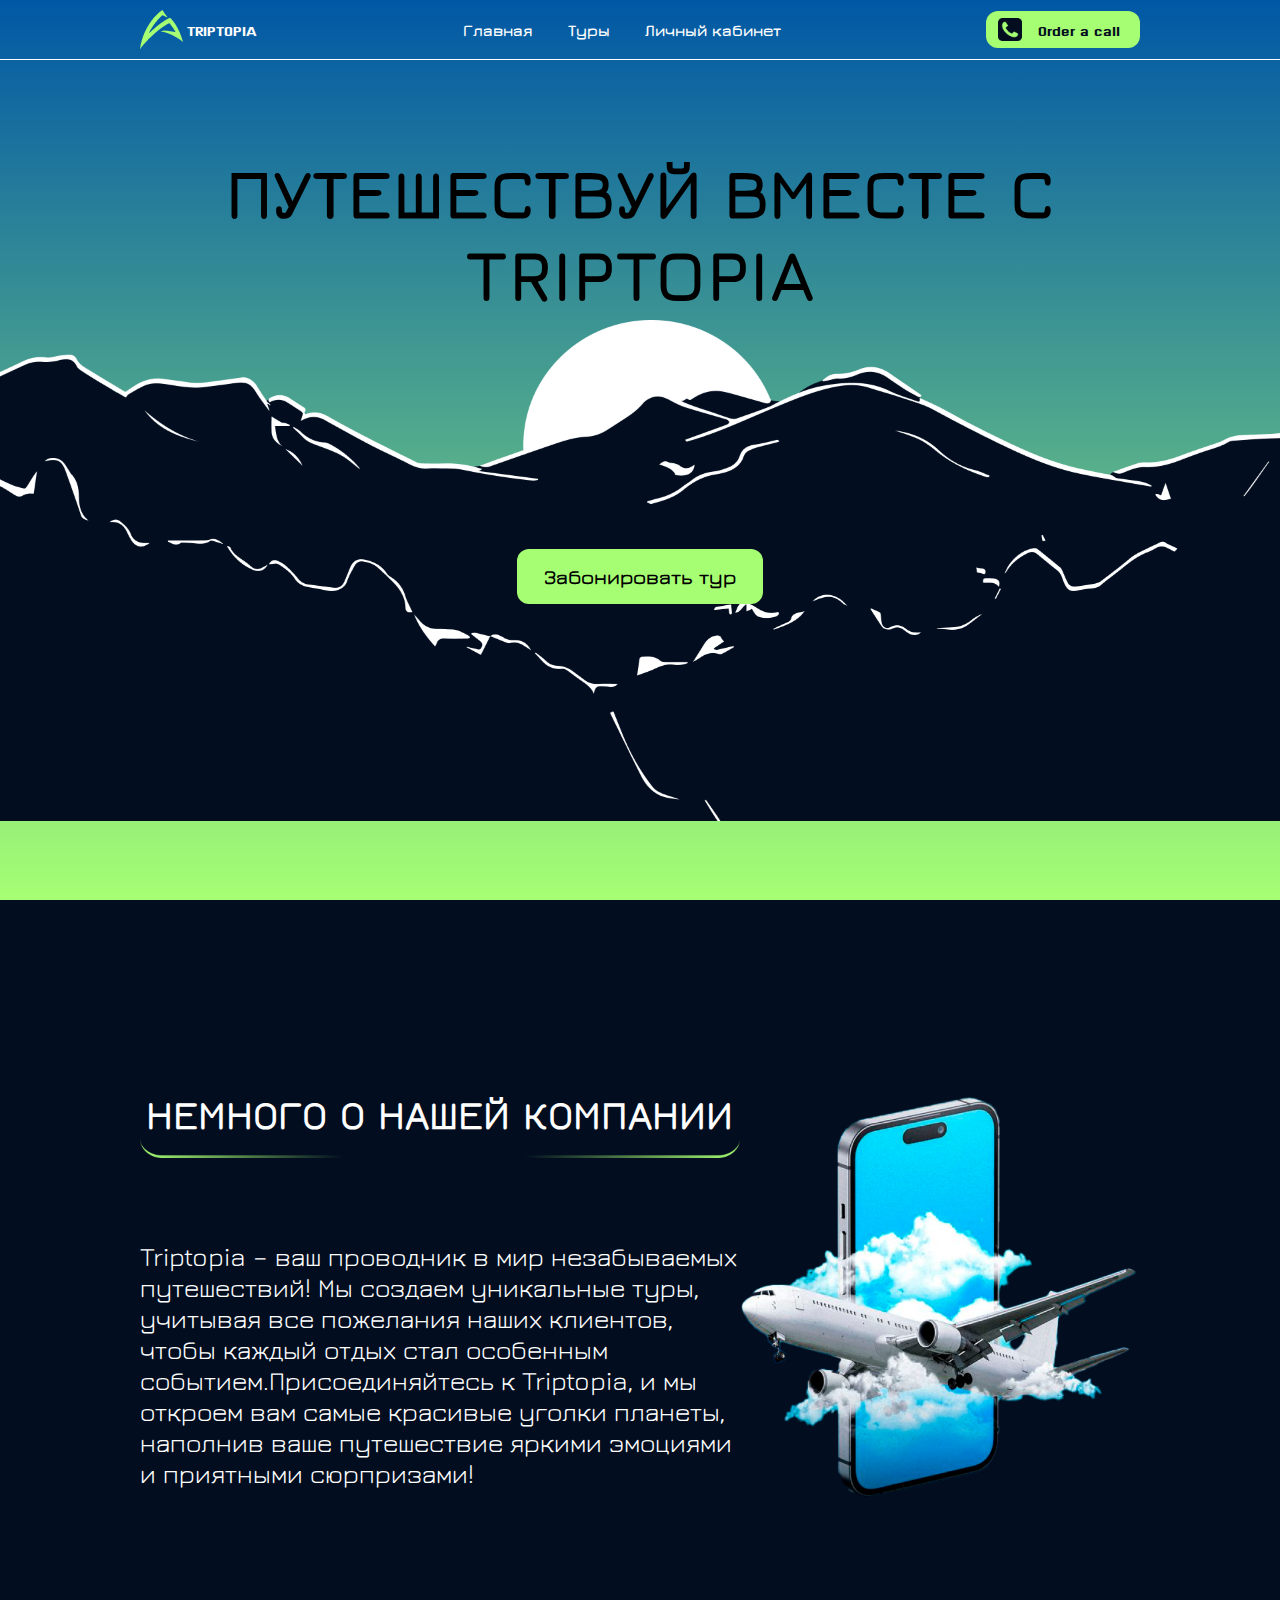
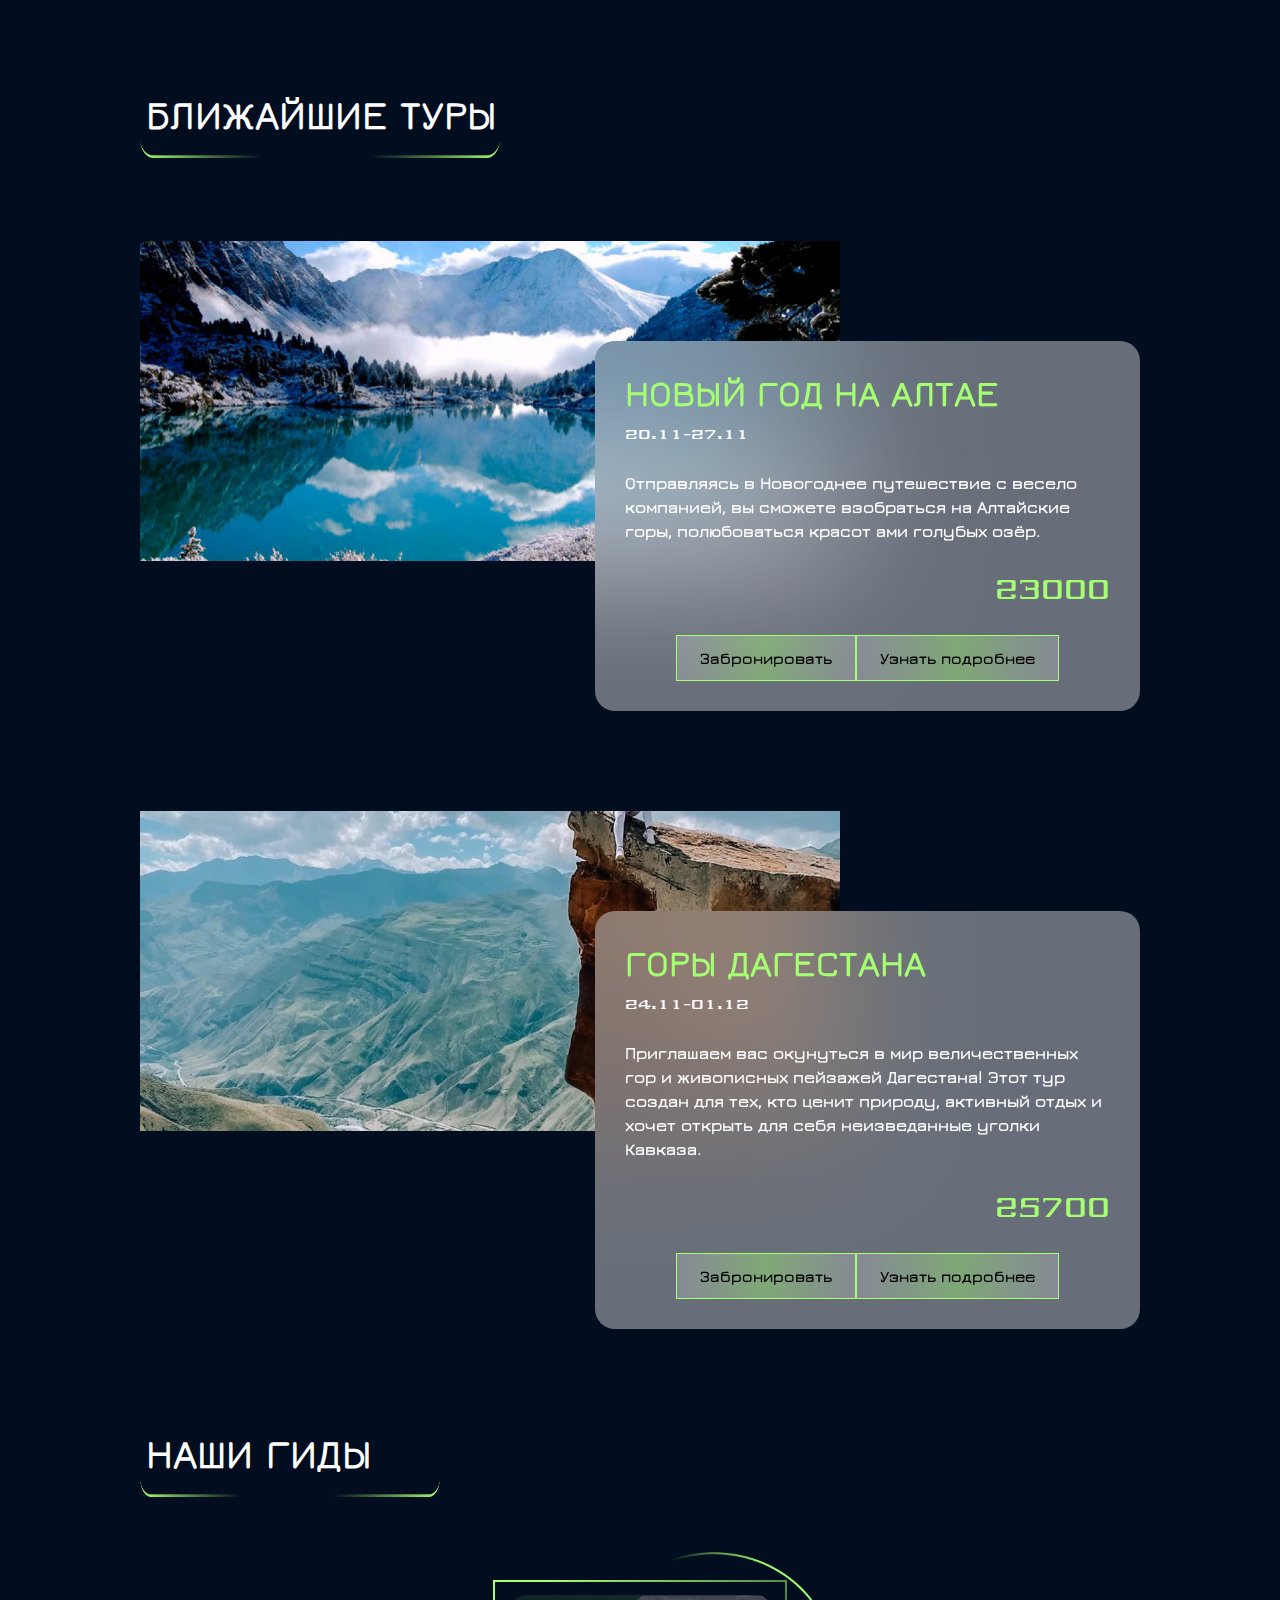
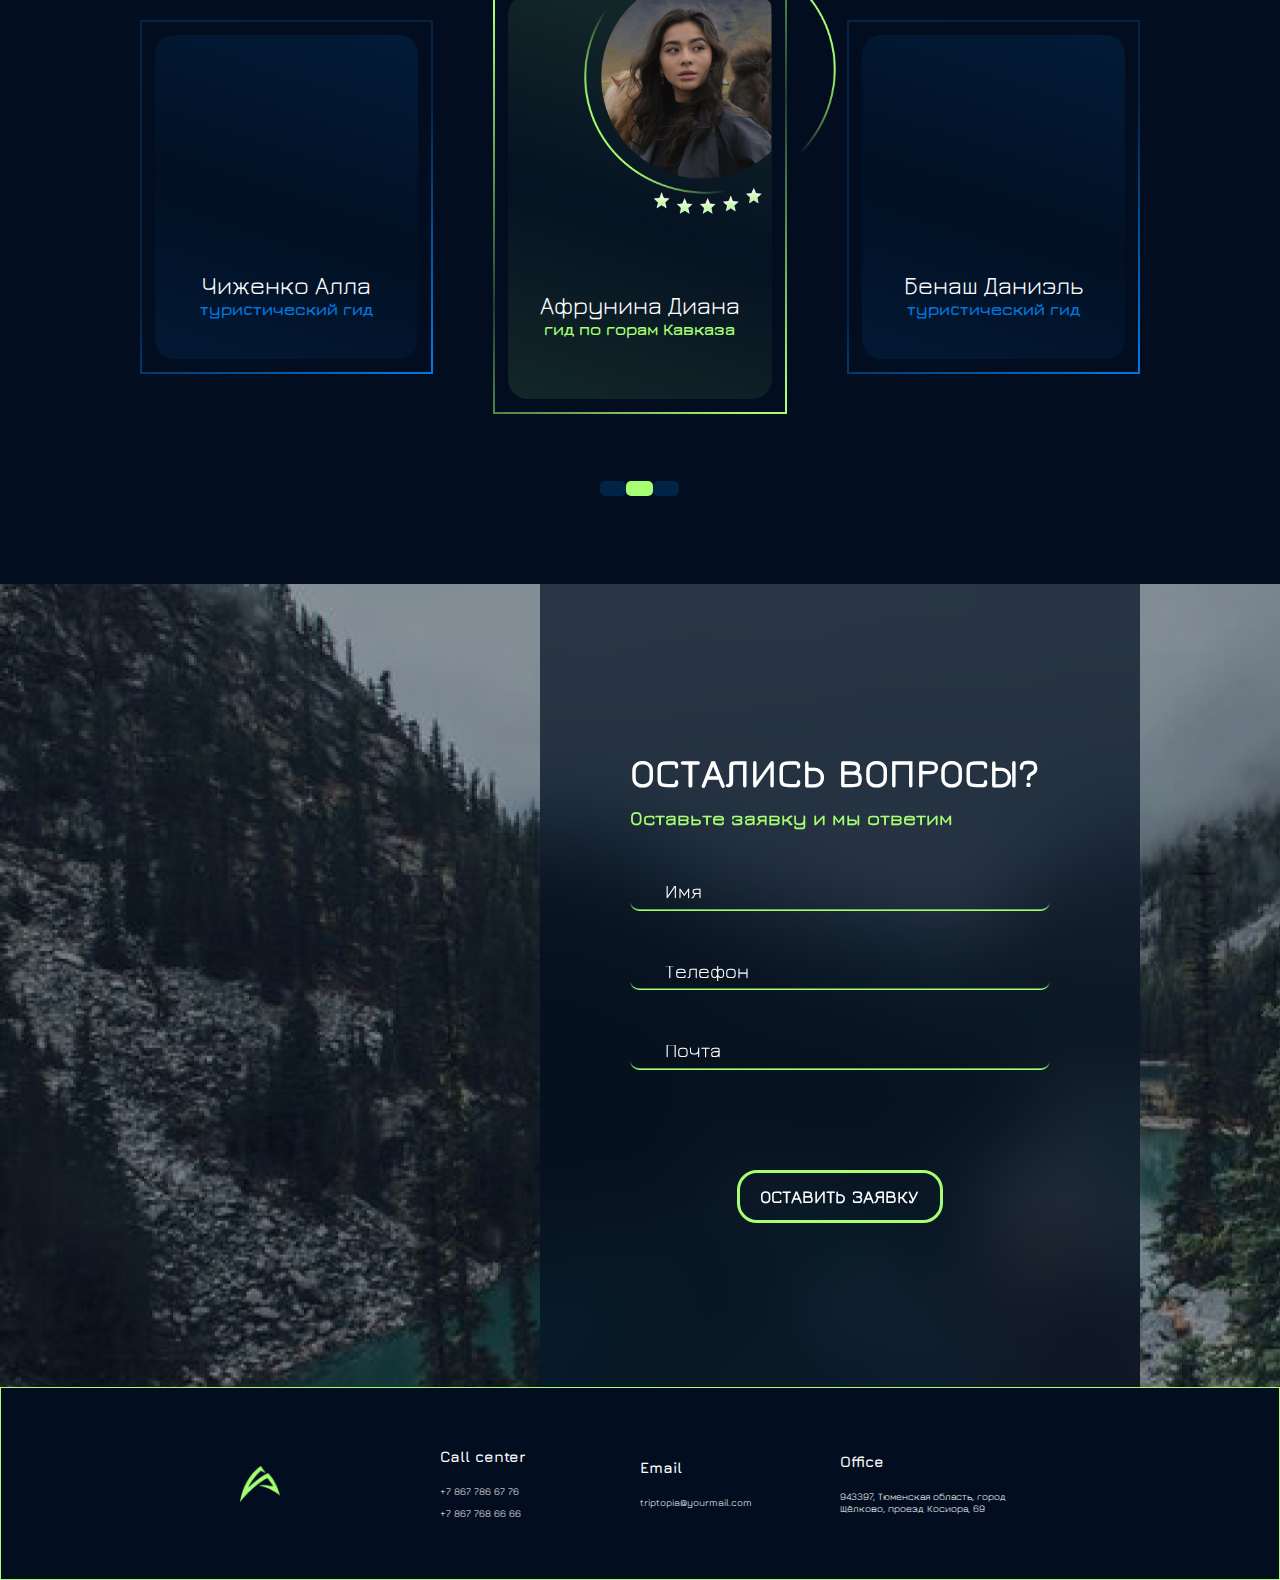
<file: index.html>
<!DOCTYPE html>
<html lang="en">
<head>
    <meta charset="UTF-8">
    <meta name="viewport" content="width=device-width, initial-scale=1.0">
    <title>Triptopia</title>
    <link rel="stylesheet" href="./assets/style.css">
    <link rel="stylesheet" href="https://cdnjs.cloudflare.com/ajax/libs/animate.css/4.1.1/animate.min.css" />
    <script src="https://cdnjs.cloudflare.com/ajax/libs/wow/1.1.2/wow.min.js"></script>
    <script src="script.js" defer></script>
</head>
<body>
    <header>
        <nav class="nav">
            <div class="container">
                <div class="row space-between ai-center">
                    <div class="logo row ai-center">
                        <img src="./assets/img/logo.png" alt="">
                        <h5>TRIPTOPIA</h5>
                    </div>
                    <div class="menu">
                        <ul class="row">
                            <li><a href="">Главная</a></li>
                            <li><a href="index2.html">Туры</a></li>
                            <li><a href="">Личный кабинет</a></li>
                        </ul>
                    </div>
                    <div class="btn-call row ai-center jc-center">
                        <img src="./assets/img/call.png" alt="">
                        <h5>Order a call</h5>
                    </div>
                </div>
            </div>
        </nav>
        <div class="container main-header wow animate__animated animate__bounceInUp">
            <h1>ПУТЕШЕСТВУЙ ВМЕСТЕ С TRIPTOPIA</h1>
        </div>
        <div class="container container-btn ai-center jc-center">
            <div class="btn-type1 ai-center">
                <h4>Забонировать тур</h4>
            </div>
        </div>
        <img src="./assets/img/main-img.png" alt="" class="main-img">
    </header>
    <div class="section section-about-us">
        <div class="container row space-between">
            <div class="description">
                <div class="section-heading wow animate__animated animate__fadeInDown">
                    <h2>НЕМНОГО О НАШЕЙ КОМПАНИИ</h2>
                    <img src="./assets/img/line-heading.png" alt="">
                </div>
                <p>Triptopia – ваш проводник в мир незабываемых путешествий! Мы создаем уникальные туры, учитывая все пожелания наших клиентов, чтобы каждый отдых стал особенным событием.Присоединяйтесь к Triptopia, и мы откроем вам самые красивые уголки планеты, наполнив ваше путешествие яркими эмоциями и приятными сюрпризами!</p>
            </div>
            <img src="./assets/img/plane.png" alt="" class="img-plane">
        </div>
    </div>
    <div class="section section-upcoming-tours">
        <div class="container">
            <div class="section-heading wow animate__animated animate__fadeInDown">
                <h2>БЛИЖАЙШИЕ ТУРЫ</h2>
                <img src="./assets/img/line-heading.png" alt="">
            </div>
            <div class="card-type1 row">
                <img src="./assets/img/upcoming tours1.png" alt="">
                <div class="description-tour wow animate__animated animate__tada">
                    <h3>НОВЫЙ ГОД НА АЛТАЕ</h3>
                    <h4 class="num">20.11-27.11</h4>
                    <h5>Отправляясь в Новогоднее путешествие с весело компанией, вы сможете взобраться на Алтайские горы, полюбоваться красот ами голубых озёр.</h5>
                    <div class="cost jc-end">
                        <h3 class="num">23000</h3>
                    </div>
                    <div class="btns ai-center jc-center">
                        <div class="btn-type2">Забронировать</div>
                        <div class="btn-type2">Узнать подробнее</div>
                    </div>
                </div>
            </div>
            <div class="card-type1 card-num2 row">
                <img src="./assets/img/upcoming tours2.png" alt="">
                <div class="description-tour wow animate__animated animate__tada">
                    <h3>ГОРЫ ДАГЕСТАНА</h3>
                    <h4 class="num">24.11-01.12</h4>
                    <h5>Приглашаем вас окунуться в мир величественных гор и живописных пейзажей Дагестана! Этот тур создан для тех, кто ценит природу, активный отдых и хочет открыть для себя неизведанные уголки Кавказа. </h5>
                    <div class="cost jc-end">
                        <h3 class="num">25700</h3>
                    </div>
                    <div class="btns ai-center jc-center">
                        <div class="btn-type2">Забронировать</div>
                        <div class="btn-type2">Узнать подробнее</div>
                    </div>
                </div>
            </div>
        </div>
    </div>
    <div class="section section-gids">
        <div class="container">
            <div class="section-heading wow animate__animated animate__fadeInDown">
                <h2>НАШИ ГИДЫ</h2>
                <img src="./assets/img/line-heading.png" alt="">
            </div>
            <div class="slider ai-center column">
                <div class="cards row space-between ai-center">
                    <div class="border-passive border animate__animated animate__bounceInLeft" id="border1">
                        <div class="card-passive card-type2 card1" id="card1">
                            <div class="card-photo jc-end">
                                <img src="./assets/img/card-photo1.png" alt="">
                            </div>
                            <img src="./assets/img/stars-card.png" alt=""  class="stars">
                            <div class="text">
                                <p>Чиженко Алла</p>
                                <h5>туриcтический гид</h5>
                            </div>
                        </div>
                    </div>
                    <div class="border-actiive border" id="border2">
                        <div class="card-active card-type2 card2" id="card2">
                            <div class="card-photo jc-end">
                                <img src="./assets/img/card-photo2.png" alt="">
                            </div>
                            <img src="./assets/img/stars-card.png" alt=""  class="stars">
                            <div class="text">
                                <p>Афрунина Диана</p>
                                <h5>гид по горам Кавказа</h5>
                            </div>
                        </div>
                    </div>
                    <div class="border-passive border border-passive animate__animated animate__bounceInRight" id="border3">
                        <div class="card-passive card-type2 card3" id="card3">
                            <div class="card-photo jc-end">
                                <img src="./assets/img/card-photo3.png" alt="">
                            </div>
                            <img src="./assets/img/stars-card.png" alt=""  class="stars">
                            <div class="text">
                                <p>Бенаш Даниэль</p>
                                <h5>туриcтический гид</h5>
                            </div>
                        </div>
                    </div>
                </div>
                <div class="switches row ai-center">
                    <div class="switch sw-passive" id="sw1" onclick="changeImage(1)" ></div>
                    <div class="switch sw-active" id="sw2" onclick="changeImage(2)"></div>
                    <div class="switch sw-passive" id="sw3"onclick="changeImage(3)"></div>
                </div>
            </div>
        </div>
    </div>
    <div class="section section-feedback">
        <div class="container jc-end">
            <div class="form">
                <h2>ОСТАЛИСЬ ВОПРОСЫ?</h2>
                <h4>Оставьте заявку и мы ответим</h4>
                <div class="inputs column">
                    <input type="text" placeholder="Имя">
                    <img src="./assets/img/inp.png" alt="" class="line-form">
                    <input type="text" placeholder="Телефон">
                    <img src="./assets/img/inp.png" alt="" class="line-form">
                    <input type="text" placeholder="Почта">
                    <img src="./assets/img/inp.png" alt="" class="line-form">
                </div>
                <div class="btn jc-center">                
                    <div class="btn-type3">
                        ОСТАВИТЬ ЗАЯВКУ
                    </div>
                </div>
            </div>
        </div>
    </div>
    <footer class="footer">
        <div class="container row space-between jc-center ai-center">
            <div class="column">
                <img src="./assets/img/logo.png" alt="">
            </div>
            <div class="tel column ai-start">
                <h6>Call center</h6>
                <p>+7 867 786 67 76</p>
                <p>+7 867 768 66 66</p>
            </div>
            <div class="email column ai-start">
                <h6>Email</h6>
                <p>triptopia@yourmail.com</p>
            </div>
            <div class="office column ai-start">
                <h6>Office</h6>
                <p>943397, Тюменская область, город Щёлково, проезд Косиора, 69</p>
            </div>
        </div>
    </footer>
</body>
</html>
</file>
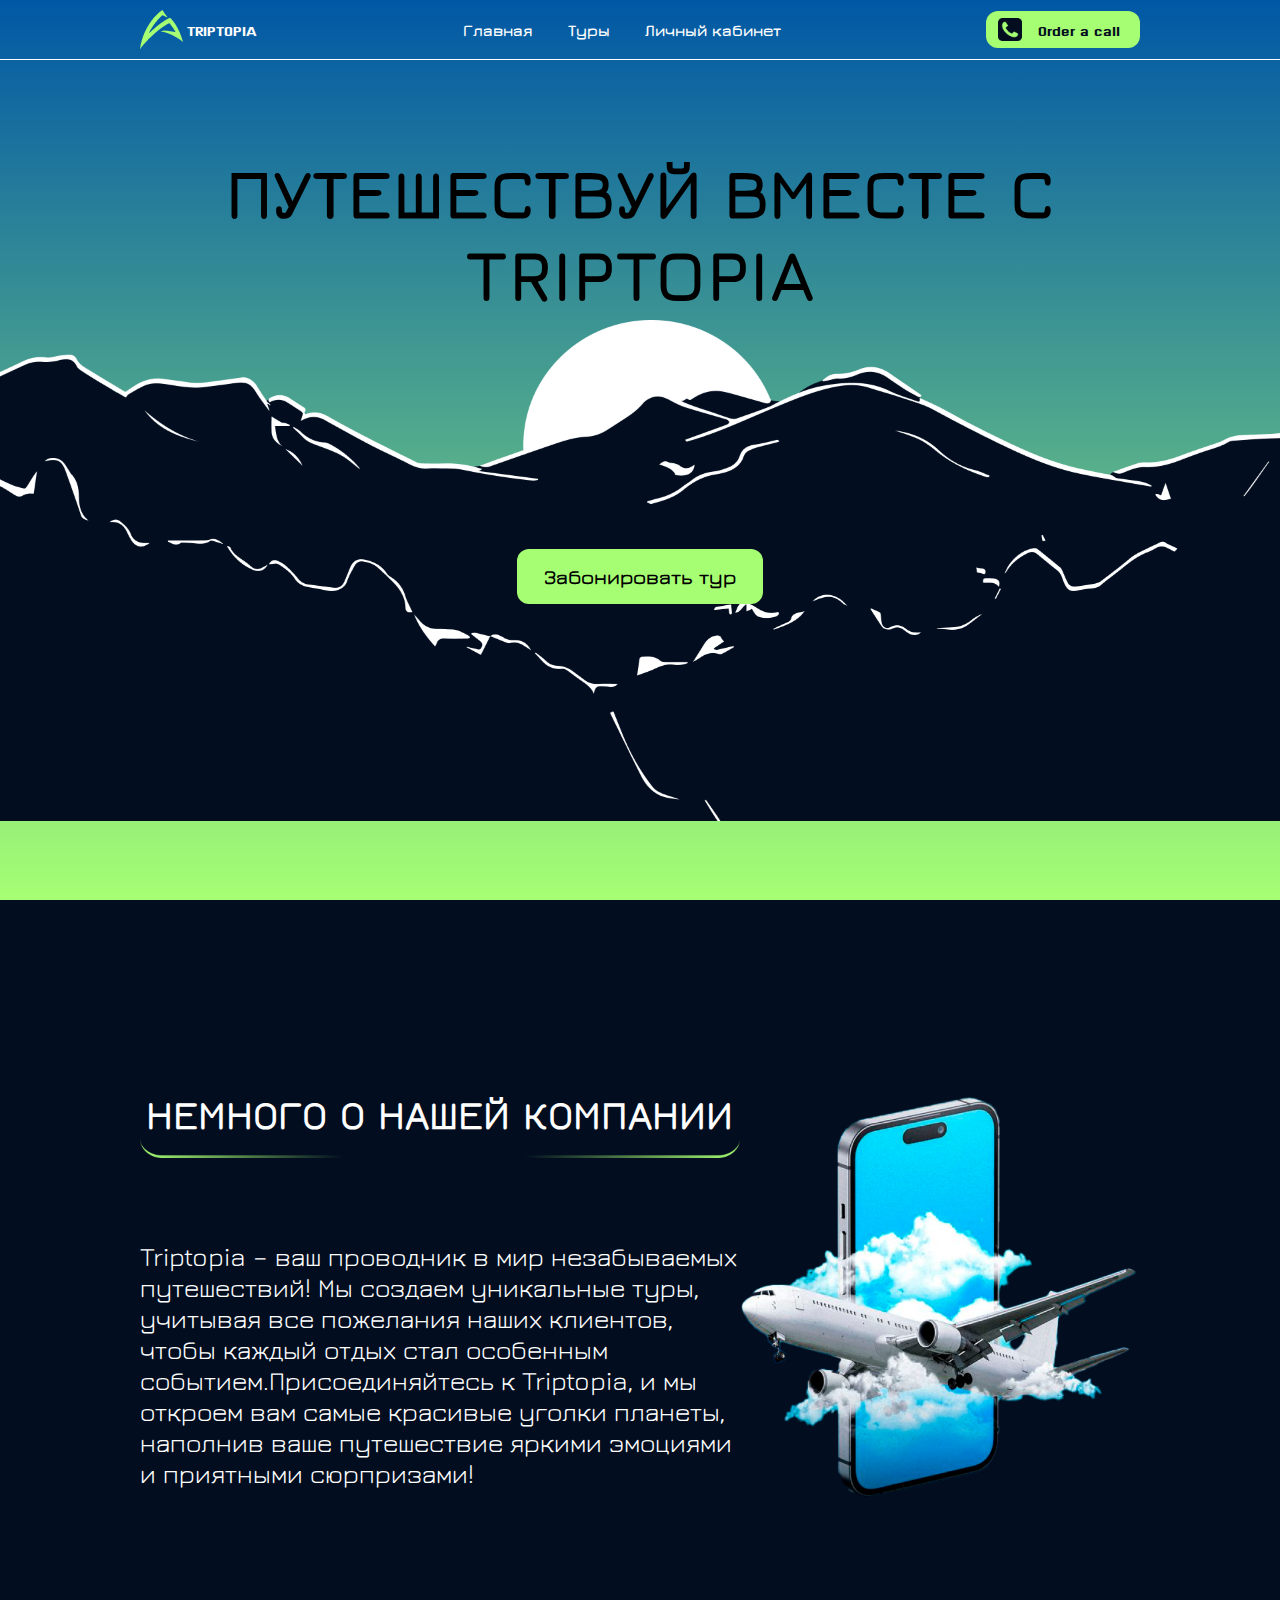
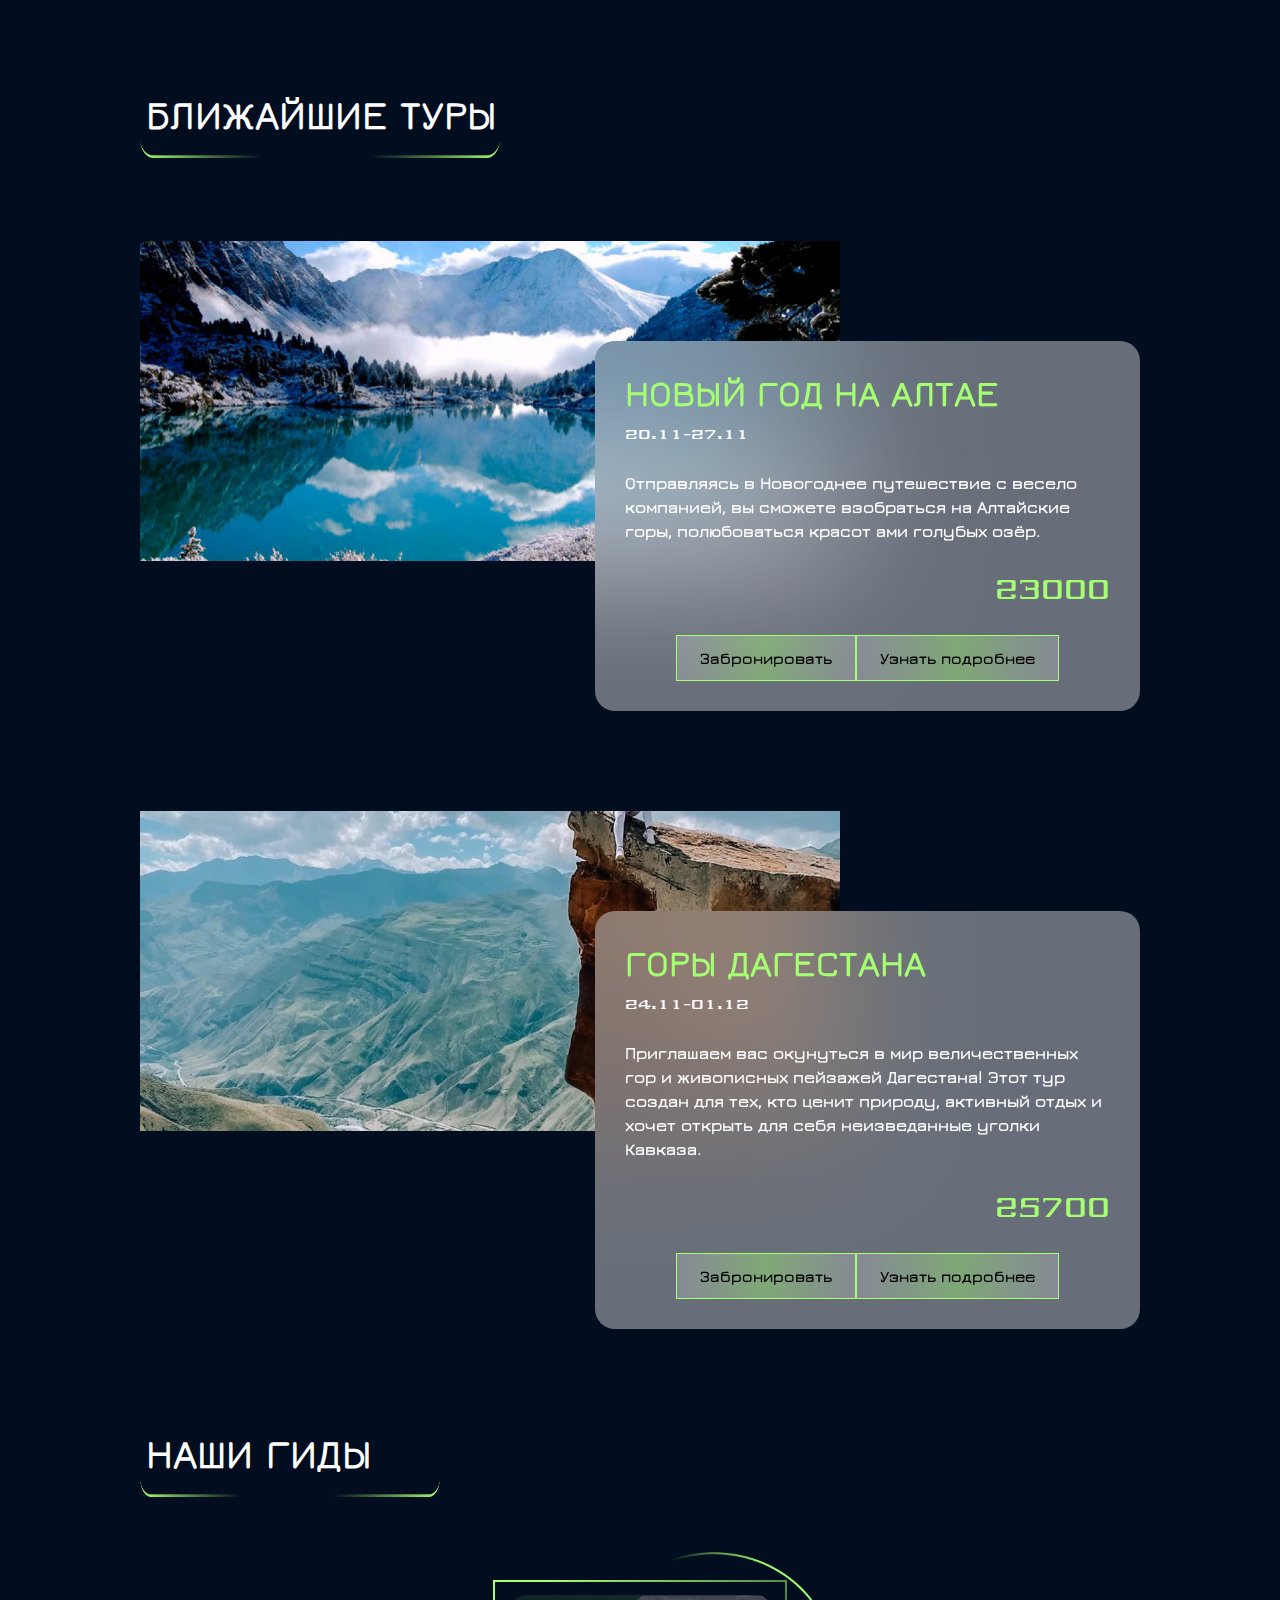
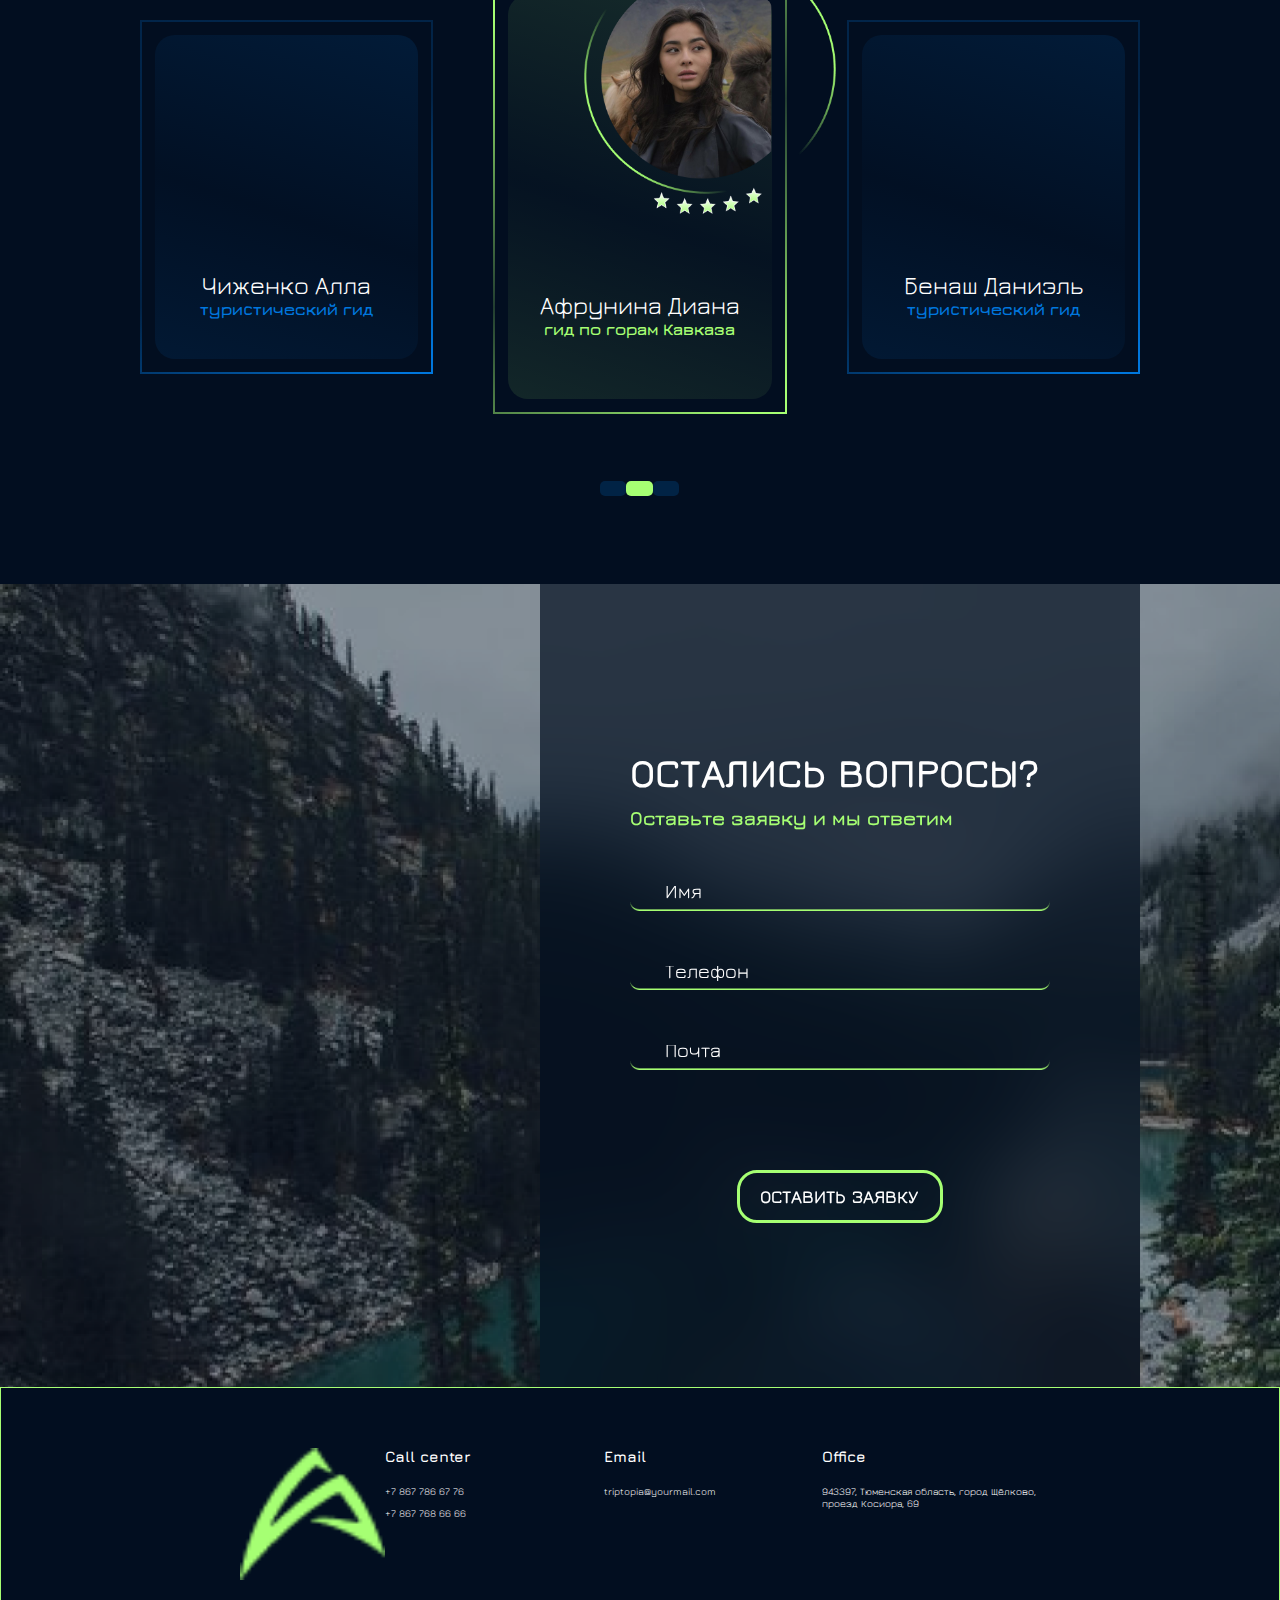
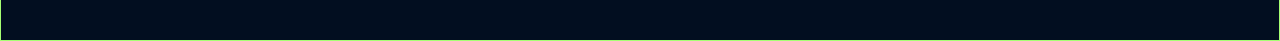
<file: index-main.html>
<!DOCTYPE html>
<html lang="en">
<head>
    <meta charset="UTF-8">
    <meta name="viewport" content="width=device-width, initial-scale=1.0">
    <title>Triptopia</title>
    <link rel="stylesheet" href="./assets/style.css">
    <link rel="stylesheet" href="https://cdnjs.cloudflare.com/ajax/libs/animate.css/4.1.1/animate.min.css" />
    <script src="https://cdnjs.cloudflare.com/ajax/libs/wow/1.1.2/wow.min.js"></script>
    <script>
        new WOW().init();
    </script>
</head>
<body>
    <header>
        <nav class="nav">
            <div class="container">
                <div class="row space-between ai-center">
                    <div class="logo row ai-center">
                        <img src="./assets/img/logo.png" alt="">
                        <h5>TRIPTOPIA</h5>
                    </div>
                    <div class="menu">
                        <ul class="row">
                            <li><a href="">Главная</a></li>
                            <li><a href="./index2.html">Туры</a></li>
                            <li><a href="">Личный кабинет</a></li>
                        </ul>
                    </div>
                    <div class="btn-call row ai-center jc-center">
                        <img src="./assets/img/call.png" alt="">
                        <h5>Order a call</h5>
                    </div>
                </div>
            </div>
        </nav>
        <div class="container main-header wow animate__animated animate__bounceInUp">
            <h1>ПУТЕШЕСТВУЙ ВМЕСТЕ С TRIPTOPIA</h1>
        </div>
        <div class="container container-btn ai-center jc-center">
            <div class="btn-type1 ai-center">
                <h4>Забонировать тур</h4>
            </div>
        </div>
        <img src="./assets/img/main-img.png" alt="" class="main-img">
    </header>
    <div class="section section-about-us">
        <div class="container row space-between">
            <div class="description">
                <div class="section-heading">
                    <h2>НЕМНОГО О НАШЕЙ КОМПАНИИ</h2>
                    <img src="./assets/img/line-heading.png" alt="">
                </div>
                <p>Triptopia – ваш проводник в мир незабываемых путешествий! Мы создаем уникальные туры, учитывая все пожелания наших клиентов, чтобы каждый отдых стал особенным событием.Присоединяйтесь к Triptopia, и мы откроем вам самые красивые уголки планеты, наполнив ваше путешествие яркими эмоциями и приятными сюрпризами!</p>
            </div>
            <img src="./assets/img/plane.png" alt="" class="img-plane">
        </div>
    </div>
    <div class="section section-upcoming-tours">
        <div class="container">
            <div class="section-heading">
                <h2>БЛИЖАЙШИЕ ТУРЫ</h2>
                <img src="./assets/img/line-heading.png" alt="">
            </div>
            <div class="card-type1 row">
                <img src="./assets/img/upcoming tours1.png" alt="">
                <div class="description-tour">
                    <h3>НОВЫЙ ГОД НА АЛТАЕ</h3>
                    <h4 class="num">20.11-27.11</h4>
                    <h5>Отправляясь в Новогоднее путешествие с весело компанией, вы сможете взобраться на Алтайские горы, полюбоваться красот ами голубых озёр.</h5>
                    <div class="cost jc-end">
                        <h3 class="num">23000</h3>
                    </div>
                    <div class="btns ai-center jc-center">
                        <div class="btn-type2">Забронировать</div>
                        <div class="btn-type2">Узнать подробнее</div>
                    </div>
                </div>
            </div>
            <div class="card-type1 card-num2 row">
                <img src="./assets/img/upcoming tours2.png" alt="">
                <div class="description-tour">
                    <h3>ГОРЫ ДАГЕСТАНА</h3>
                    <h4 class="num">24.11-01.12</h4>
                    <h5>Приглашаем вас окунуться в мир величественных гор и живописных пейзажей Дагестана! Этот тур создан для тех, кто ценит природу, активный отдых и хочет открыть для себя неизведанные уголки Кавказа. </h5>
                    <div class="cost jc-end">
                        <h3 class="num">25700</h3>
                    </div>
                    <div class="btns ai-center jc-center">
                        <div class="btn-type2">Забронировать</div>
                        <div class="btn-type2">Узнать подробнее</div>
                    </div>
                </div>
            </div>
        </div>
    </div>
    <div class="section section-gids">
        <div class="container">
            <div class="section-heading">
                <h2>НАШИ ГИДЫ</h2>
                <img src="./assets/img/line-heading.png" alt="">
            </div>
            <div class="slider ai-center column">
                <div class="cards row space-between ai-center">
                    <div class="border-passive border">
                        <div class="card-passive card-type2 card1">
                            <div class="card-photo jc-end">
                                <img src="./assets/img/card-photo1.png" alt="">
                            </div>
                            <img src="./assets/img/stars-card.png" alt=""  class="stars">
                            <div class="text">
                                <p>Чиженко Алла</p>
                                <h5>туриcтический гид</h5>
                            </div>
                        </div>
                    </div>
                    <div class="border-actiive border">
                        <div class="card-active card-type2 card2">
                            <div class="card-photo jc-end">
                                <img src="./assets/img/card-photo2.png" alt="">
                            </div>
                            <img src="./assets/img/stars-card.png" alt=""  class="stars">
                            <div class="text">
                                <p>Афрунина Диана</p>
                                <h5>гид по горам Кавказа</h5>
                            </div>
                        </div>
                    </div>
                    <div class="border-passive border">
                        <div class="card-passive card-type2 card3">
                            <div class="card-photo jc-end">
                                <img src="./assets/img/card-photo3.png" alt="">
                            </div>
                            <img src="./assets/img/stars-card.png" alt=""  class="stars">
                            <div class="text">
                                <p>Бенаш Даниэль</p>
                                <h5>туриcтический гид</h5>
                            </div>
                        </div>
                    </div>
                </div>
                <div class="switches row ai-center">
                    <div class="switch sw-passive"></div>
                    <div class="switch sw-active"></div>
                    <div class="switch sw-passive"></div>
                </div>
            </div>
        </div>
    </div>
    <div class="section section-feedback">
        <div class="container jc-end">
            <div class="form">
                <h2>ОСТАЛИСЬ ВОПРОСЫ?</h2>
                <h4>Оставьте заявку и мы ответим</h4>
                <div class="inputs column">
                    <input type="text" placeholder="Имя">
                    <img src="./assets/img/inp.png" alt="" class="line-form">
                    <input type="text" placeholder="Телефон">
                    <img src="./assets/img/inp.png" alt="" class="line-form">
                    <input type="text" placeholder="Почта">
                    <img src="./assets/img/inp.png" alt="" class="line-form">
                </div>
                <div class="btn jc-center">                
                    <div class="btn-type3">
                        ОСТАВИТЬ ЗАЯВКУ
                    </div>
                </div>
            </div>
        </div>
    </div>
    <footer class="footer">
        <div class="container row space-between">
            <img src="./assets/img/logo.png" alt="">
            <div class="tel column ai-start">
                <h6>Call center</h6>
                <p>+7 867 786 67 76</p>
                <p>+7 867 768 66 66</p>
            </div>
            <div class="email column ai-start">
                <h6>Email</h6>
                <p>triptopia@yourmail.com</p>
            </div>
            <div class="office column ai-start">
                <h6>Office</h6>
                <p>943397, Тюменская область, город Щёлково, проезд Косиора, 69</p>
            </div>
        </div>
    </footer>
</body>
</html>
</file>
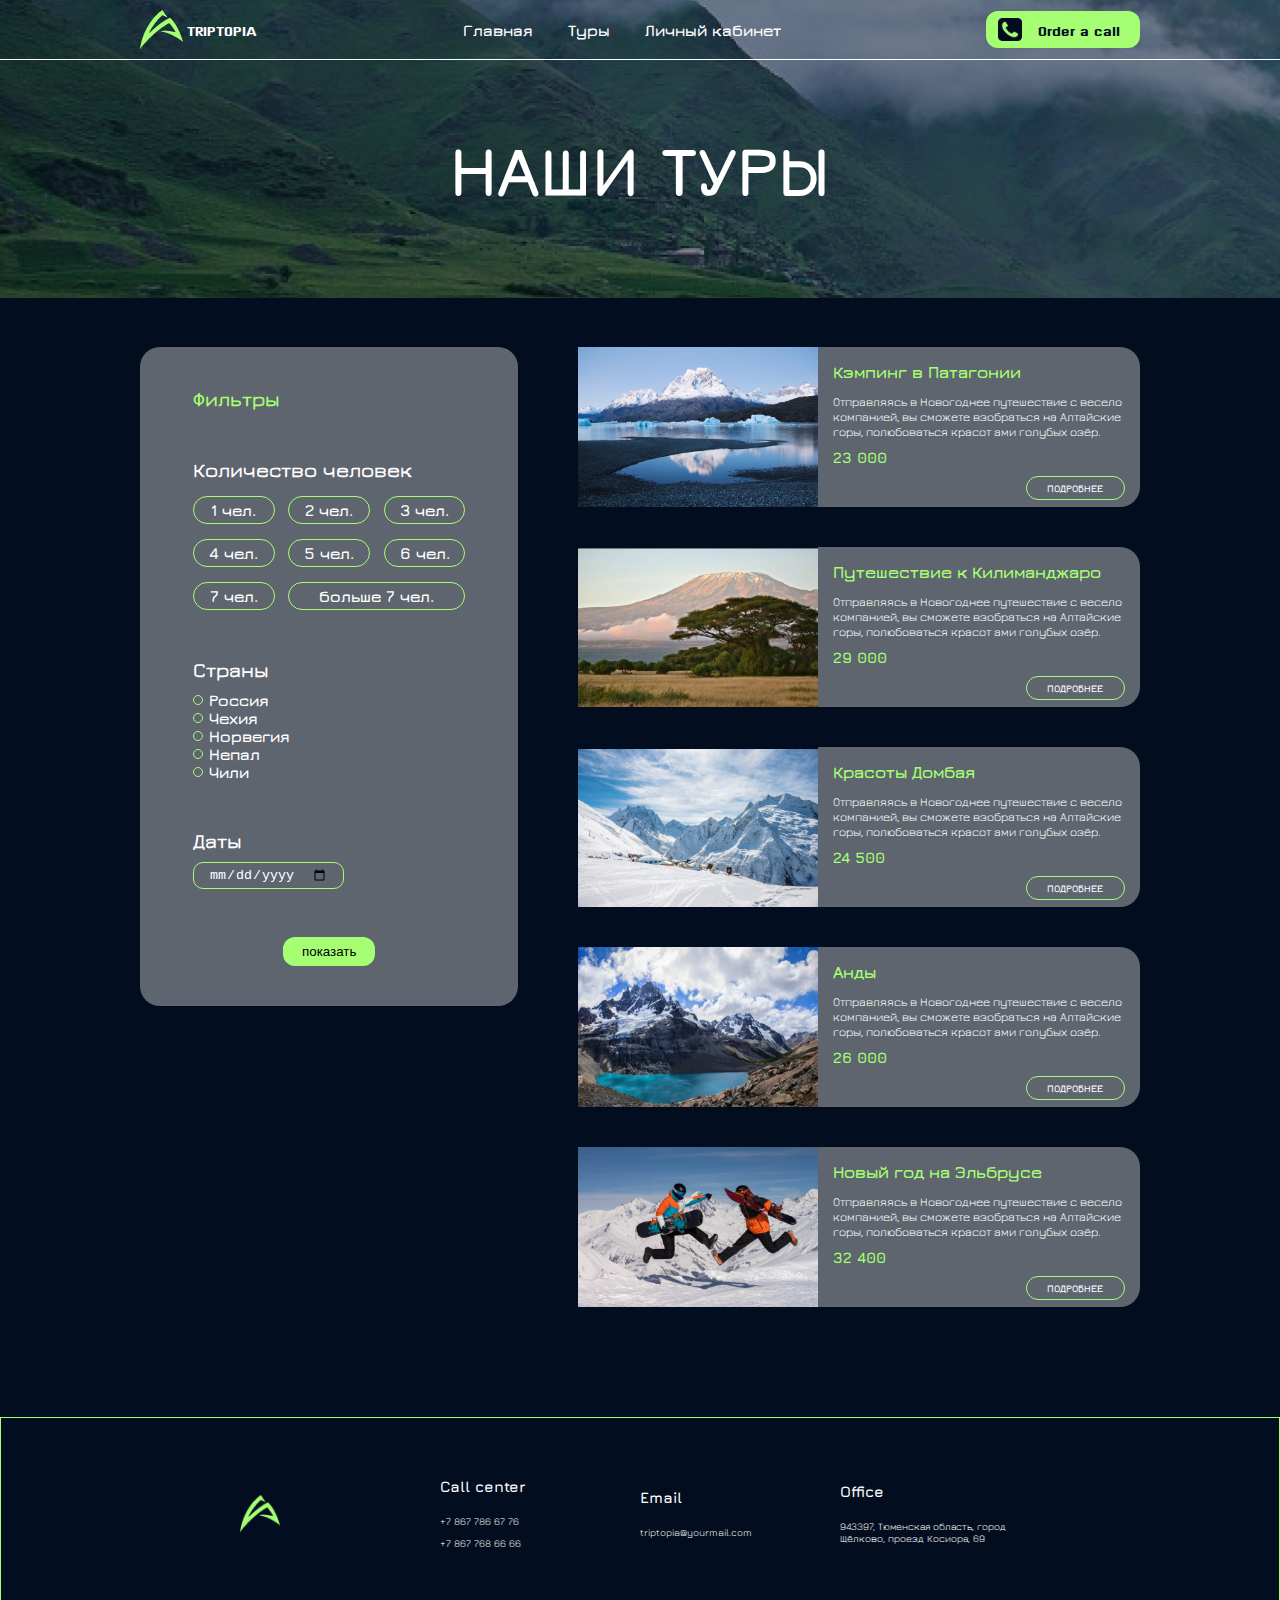
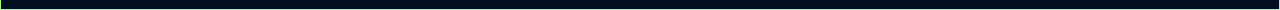
<file: index2.html>
<!DOCTYPE html>
<html lang="en">
<head>
    <meta charset="UTF-8">
    <meta name="viewport" content="width=device-width, initial-scale=1.0">
    <title>Triptopia</title>
    <link rel="stylesheet" href="./assets/style.css">
    <link rel="stylesheet" href="https://cdnjs.cloudflare.com/ajax/libs/animate.css/4.1.1/animate.min.css" />
    <script src="https://cdnjs.cloudflare.com/ajax/libs/wow/1.1.2/wow.min.js"></script>
    <script src="./script.js" defer></script>
</head>
<body>
    <div class="header">
        <nav class="nav">
            <div class="container">
                <div class="row space-between ai-center">
                    <div class="logo row ai-center">
                        <img src="./assets/img/logo.png" alt="">
                        <h5>TRIPTOPIA</h5>
                    </div>
                    <div class="menu">
                        <ul class="row">
                            <li><a href="index.html">Главная</a></li>
                            <li><a href="">Туры</a></li>
                            <li><a href="">Личный кабинет</a></li>
                        </ul>
                    </div>
                    <div class="btn-call row ai-center jc-center">
                        <img src="./assets/img/call.png" alt="">
                        <h5>Order a call</h5>
                    </div>
                </div>
            </div>
        </nav>
        <div class="container main-header main-header2 wow animate__animated animate__bounceInDown">
            <h1>НАШИ ТУРЫ</h1>
        </div>
    </в>
    <div class="section section-tours">
        <div class="container row">
            <div class="filters">
                <h4>Фильтры</h4>
                <div class="number-person filter">
                    <h6>Количество человек</h6>
                    <div class="options">
                        <div class="row space-between">
                            <div class="option">1 чел.</div>
                            <div class="option">2 чел.</div>
                            <div class="option">3 чел.</div>
                        </div>
                        <div class="row space-between">
                            <div class="option">4 чел.</div>
                            <div class="option">5 чел.</div>
                            <div class="option">6 чел.</div>
                        </div>
                        <div class="row space-between">
                            <div class="option">7 чел.</div>
                            <div class="option option-big">больше 7 чел.</div>
                        </div>
                    </div>
                </div>
                <div class="countries filter">
                    <h6>Страны</h6>
                    <div class="option-country column">
                        <div class="row ai-center">
                            <input type="radio" name="agree"  >Россия
                        </div>
                        <div class="row ai-center">
                            <input type="radio" name="agree" >Чехия
                        </div>
                        <div class="row ai-center">
                            <input type="radio" name="agree" >Норвегия
                        </div>
                        <div class="row ai-center">
                            <input type="radio" name="agree" >Непал
                        </div>
                        <div class="row ai-center">
                            <input type="radio" name="agree" >Чили
                        </div>
                    </div>
                </div>
                <div class="dates filter">
                    <h6>Даты</h6>
                    <input type="date">
                </div>
                <div class="ai-center jc-center">
                    <button class="btn-type1">
                        показать
                    </button>
                </div>
            </div>
            <div class="tours">
                <div class="card-type4 row">
                    <img src="./assets/img/tour1.png" alt="">
                    <div class="description-tour2">
                        <h4>Кэмпинг в Патагонии</h4>
                        <p>Отправляясь в Новогоднее путешествие с весело компанией, вы сможете взобраться на Алтайские горы, полюбоваться красот ами голубых озёр.</p>
                        <h6>23 000</h6>
                        <div class="jc-end">
                            <div class="btn-type3">
                                <a href="./index3.html">ПОДРОБНЕЕ</a>
                            </div>
                        </div>
                    </div>
                </div>
                <div class="card-type4 row">
                    <img src="./assets/img/tour2.png" alt="">
                    <div class="description-tour2">
                        <h4>Путешествие к Килиманджаро</h4>
                        <p>Отправляясь в Новогоднее путешествие с весело компанией, вы сможете взобраться на Алтайские горы, полюбоваться красот ами голубых озёр.</p>
                        <h6>29 000</h6>
                        <div class="jc-end">
                            <div class="btn-type3">ПОДРОБНЕЕ</div>
                        </div>
                    </div>
                </div>
                <div class="card-type4 row">
                    <img src="./assets/img/tour3.png" alt="">
                    <div class="description-tour2">
                        <h4>Красоты Домбая</h4>
                        <p>Отправляясь в Новогоднее путешествие с весело компанией, вы сможете взобраться на Алтайские горы, полюбоваться красот ами голубых озёр.</p>
                        <h6>24 500</h6>
                        <div class="jc-end">
                            <div class="btn-type3">ПОДРОБНЕЕ</div>
                        </div>
                    </div>
                </div>
                <div class="card-type4 row">
                    <img src="./assets/img/tour4.png" alt="">
                    <div class="description-tour2">
                        <h4>Анды</h4>
                        <p>Отправляясь в Новогоднее путешествие с весело компанией, вы сможете взобраться на Алтайские горы, полюбоваться красот ами голубых озёр.</p>
                        <h6>26 000</h6>
                        <div class="jc-end">
                            <div class="btn-type3">ПОДРОБНЕЕ</div>
                        </div>
                    </div>
                </div>
                <div class="card-type4 row">
                    <img src="./assets/img/tour5.png" alt="">
                    <div class="description-tour2">
                        <h4>Новый год на Эльбрусе</h4>
                        <p>Отправляясь в Новогоднее путешествие с весело компанией, вы сможете взобраться на Алтайские горы, полюбоваться красот ами голубых озёр.</p>
                        <h6>32 400</h6>
                        <div class="jc-end">
                            <div class="btn-type3">ПОДРОБНЕЕ</div>
                        </div>
                    </div>
                </div>
            </div>
        </div>
    </div>
    <footer>
        <div class="container row space-between ai-center">
            <div class="column">
                <img src="./assets/img/logo.png" alt="">
            </div>
            <div class="tel column ai-start">
                <h6>Call center</h6>
                <p>+7 867 786 67 76</p>
                <p>+7 867 768 66 66</p>
            </div>
            <div class="email column ai-start">
                <h6>Email</h6>
                <p>triptopia@yourmail.com</p>
            </div>
            <div class="office column ai-start">
                <h6>Office</h6>
                <p>943397, Тюменская область, город Щёлково, проезд Косиора, 69</p>
            </div>
        </div>
    </footer>
</body>
</html>
</file>
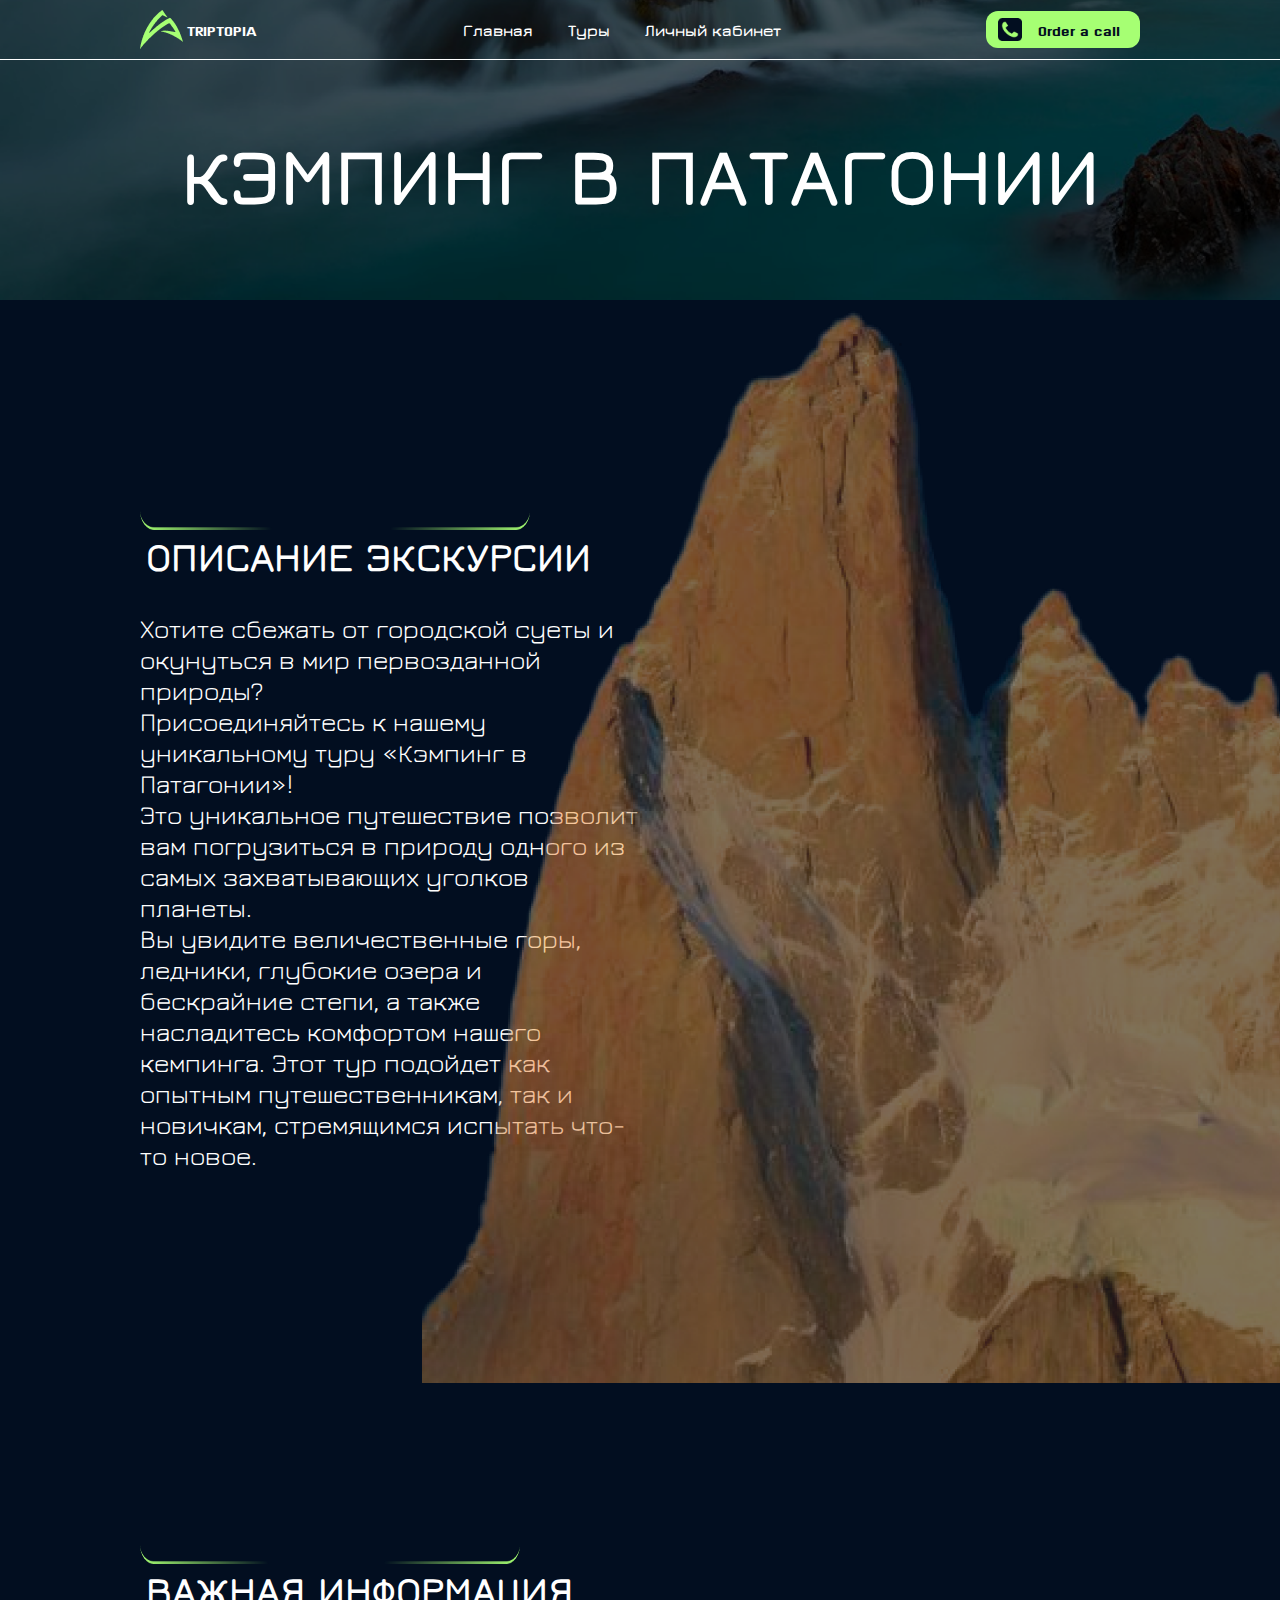
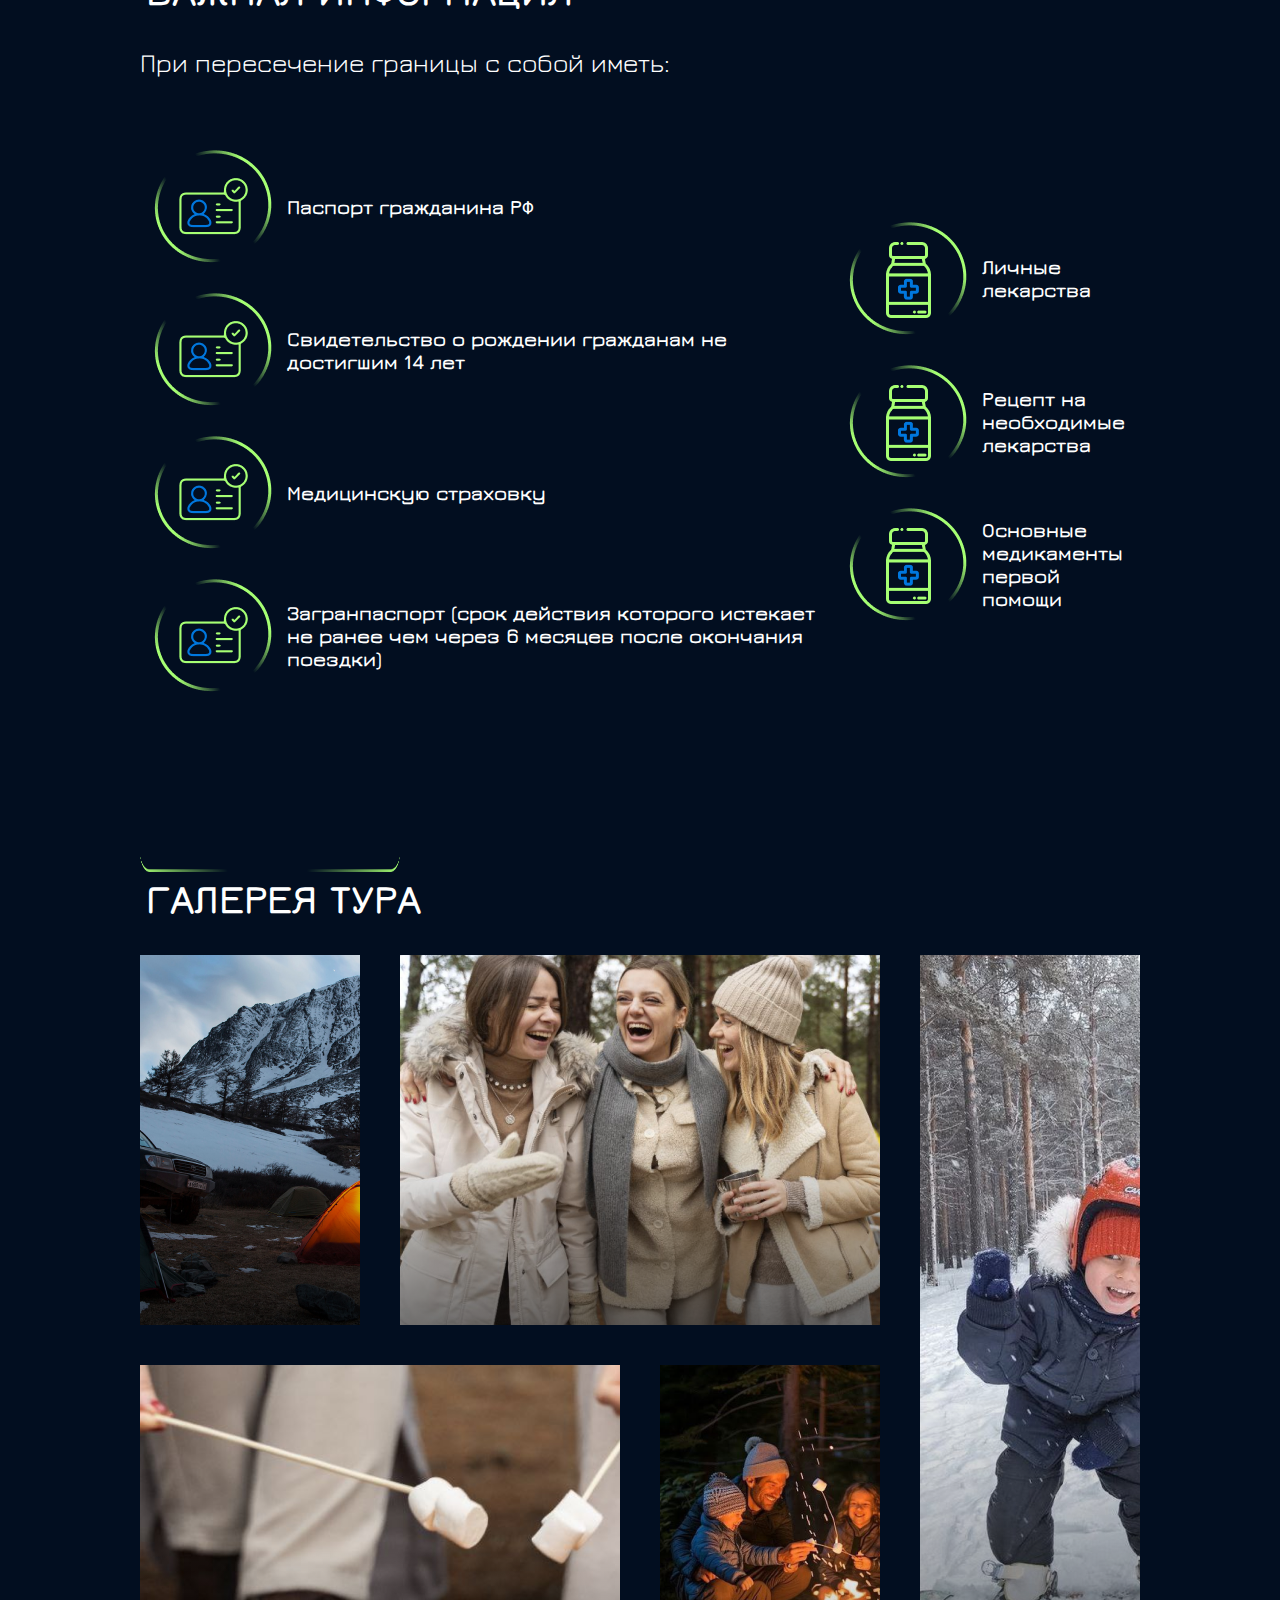
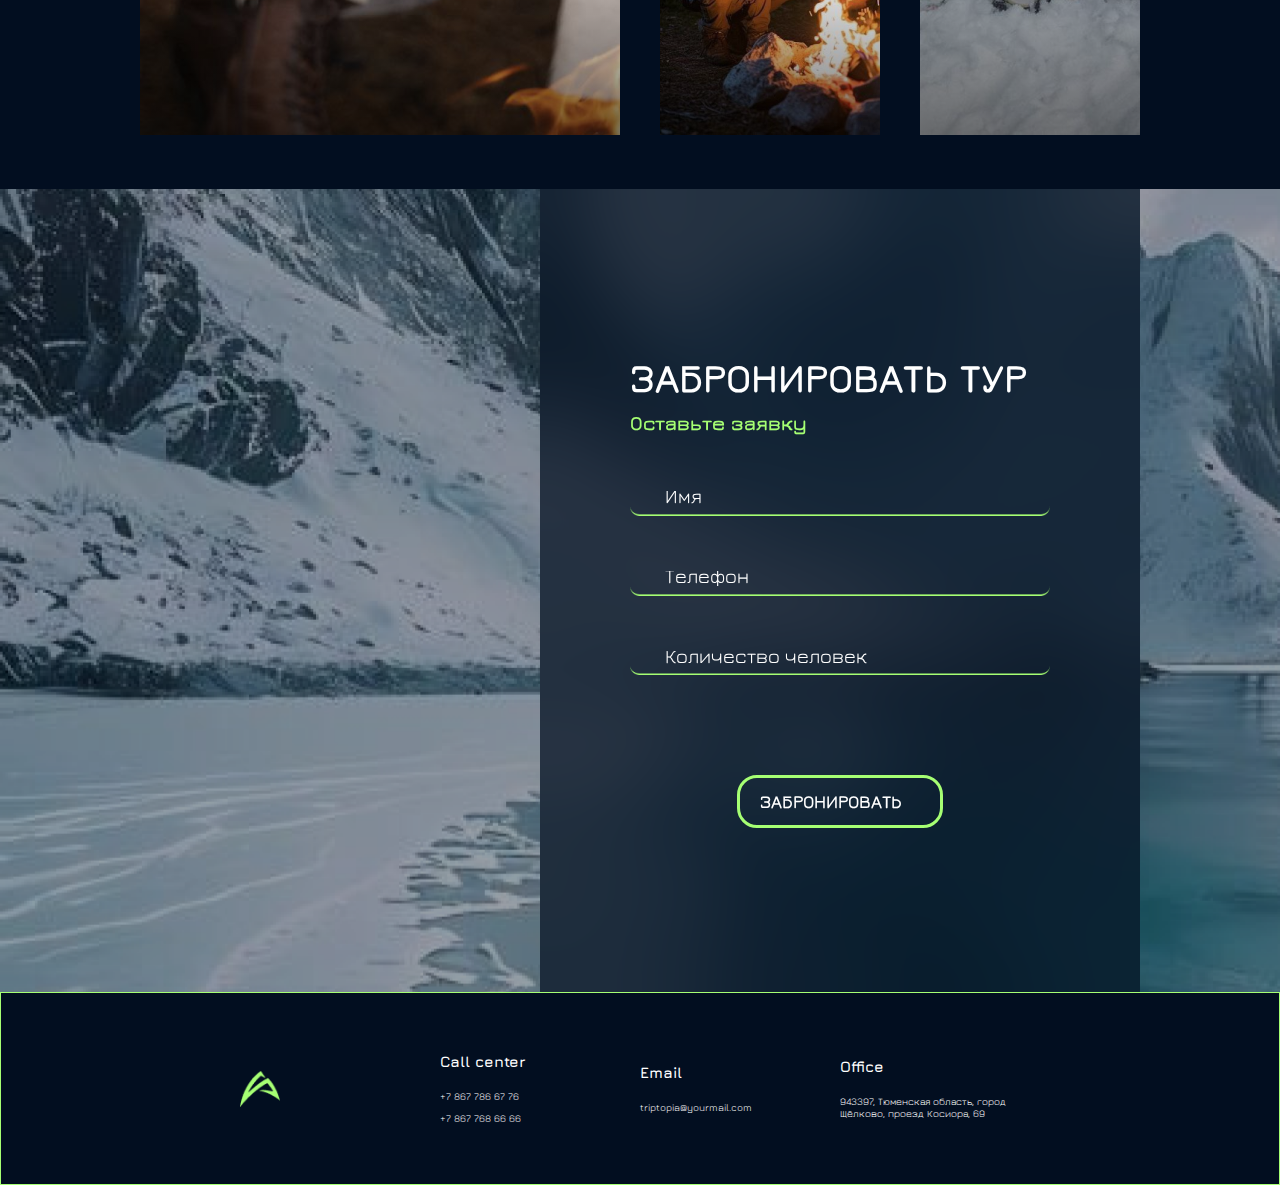
<file: index3.html>
<!DOCTYPE html>
<html lang="en">
<head>
    <meta charset="UTF-8">
    <meta name="viewport" content="width=device-width, initial-scale=1.0">
    <title>Triptopia</title>
    <link rel="stylesheet" href="./assets/style.css">
    <link rel="stylesheet" href="https://cdnjs.cloudflare.com/ajax/libs/animate.css/4.1.1/animate.min.css" />
    <script src="https://cdnjs.cloudflare.com/ajax/libs/wow/1.1.2/wow.min.js"></script>
    <script src="script.js" defer></script>
</head>
<body>
    <div class="header3">
        <nav class="nav">
            <div class="container">
                <div class="row space-between ai-center">
                    <div class="logo row ai-center">
                        <img src="./assets/img/logo.png" alt="">
                        <h5>TRIPTOPIA</h5>
                    </div>
                    <div class="menu">
                        <ul class="row">
                            <li><a href="index.html">Главная</a></li>
                            <li><a href="index2.html">Туры</a></li>
                            <li><a href="">Личный кабинет</a></li>
                        </ul>
                    </div>
                    <div class="btn-call row ai-center jc-center">
                        <img src="./assets/img/call.png" alt="">
                        <h5>Order a call</h5>
                    </div>
                </div>
            </div>
        </nav>
        <div class="container main-header main-header2 wow animate__animated animate__bounceInDown">
            <h1>КЭМПИНГ В ПАТАГОНИИ</h1>
        </div>
    </div> 
    <div class="section section-excursion">
        <div class="container">
            <div class="section-heading wow animate__animated animate__fadeInDown">
                <h2>ОПИСАНИЕ ЭКСКУРСИИ</h2>
                <img src="./assets/img/line-heading.png" alt="">
            </div>
            <p>Хотите сбежать от городской суеты и окунуться в мир первозданной природы? <br>
                Присоединяйтесь к нашему уникальному туру «Кэмпинг в Патагонии»! <br>
               Это уникальное путешествие позволит вам погрузиться в природу одного из самых захватывающих уголков планеты. <br>
               Вы увидите величественные горы, ледники, глубокие озера и бескрайние степи, а также насладитесь комфортом нашего кемпинга. Этот тур подойдет как опытным путешественникам, так и новичкам, стремящимся испытать что-то новое.</p>
        </div>
        <img src="./assets/img/mountain.png" alt="" class="mount">
    </div>
    <div class="section section-inf">
        <div class="container">
            <div class="section-heading wow animate__animated animate__fadeInDown">
                <h2>ВАЖНАЯ ИНФОРМАЦИЯ</h2>
                <img src="./assets/img/line-heading.png" alt="">
            </div>
            <p>При пересечение границы с собой иметь:</p>
            <div class="row ai-center inform">
                <div class="documents">
                    <div class="row ai-center">
                        <img src="./assets/img/icon-passport.png" alt="">
                        <h4>Паспорт гражданина РФ</h4>
                    </div>
                    <div class="row ai-center">
                        <img src="./assets/img/icon-passport.png" alt="">
                        <h4>Свидетельство о рождении гражданам не достигшим 14 лет</h4>
                    </div>
                    <div class="row ai-center">
                        <img src="./assets/img/icon-passport.png" alt="">
                        <h4>Медицинскую страховку</h4>
                    </div>
                    <div class="row ai-center">
                        <img src="./assets/img/icon-passport.png" alt="">
                        <h4>Загранпаспорт (срок действия которого истекает не ранее чем через 6 месяцев после окончания поездки)</h4>
                    </div>
                </div>
                <div class="medicines">
                    <div class="row ai-center">
                        <img src="./assets/img/icon-med.png" alt="">
                        <h4>Личные лекарства</h4>
                    </div>
                    <div class="row ai-center">
                        <img src="./assets/img/icon-med.png" alt="">
                        <h4>Рецепт на необходимые лекарства</h4>
                    </div>
                    <div class="row ai-center">
                        <img src="./assets/img/icon-med.png" alt="">
                        <h4>Основные медикаменты первой помощи</h4>
                    </div>
                </div>
            </div>
        </div>
    </div>
    <div class="section section-gallery">
        <div class="container">
            <div class="section-heading wow animate__animated animate__fadeInDown">
                <h2>ГАЛЕРЕЯ ТУРА</h2>
                <img src="./assets/img/line-heading.png" alt="">
            </div>
            <div class="grid">
                <div class="grid-el"></div>
                <div class="grid-el"></div>
                <div class="grid-el"></div>
                <div class="grid-el"></div>
                <div class="grid-el"></div>
            </div>
        </div>
    </div>
    <div class="section section-feedback section-feedback2">
        <div class="container jc-end">
            <div class="form">
                <h2>ЗАБРОНИРОВАТЬ ТУР</h2>
                <h4>Оставьте заявку</h4>
                <div class="inputs column">
                    <input type="text" placeholder="Имя">
                    <img src="./assets/img/inp.png" alt="" class="line-form">
                    <input type="text" placeholder="Телефон">
                    <img src="./assets/img/inp.png" alt="" class="line-form">
                    <input type="text" placeholder="Количество человек">
                    <img src="./assets/img/inp.png" alt="" class="line-form">
                </div>
                <div class="btn jc-center">                
                    <div class="btn-type3">
                        ЗАБРОНИРОВАТЬ
                    </div>
                </div>
            </div>
        </div>
    </div>
    <footer class="footer">
        <div class="container row space-between jc-center ai-center">
            <div class="column">
                <img src="./assets/img/logo.png" alt="">
            </div>
            <div class="tel column ai-start">
                <h6>Call center</h6>
                <p>+7 867 786 67 76</p>
                <p>+7 867 768 66 66</p>
            </div>
            <div class="email column ai-start">
                <h6>Email</h6>
                <p>triptopia@yourmail.com</p>
            </div>
            <div class="office column ai-start">
                <h6>Office</h6>
                <p>943397, Тюменская область, город Щёлково, проезд Косиора, 69</p>
            </div>
        </div>
    </footer>
</body>
</html>
</file>
<file: assets/style.css>
@import url('https://fonts.googleapis.com/css2?family=Dhurjati&family=Jura:wght@300..700&display=swap');

/* Основные настройки */
* {
    box-sizing: border-box;
    margin: 0px;
    padding: 0px;
    border-width: 0px;
    border-style: initial;
    border-color: initial;
    border-image: initial;
    outline: none;
    list-style-type: none;
    text-decoration: none;
}
body{
    overflow-x: hidden;
    margin: 0;
    padding: 0;
    background-color: #020E20;
    background-size: 100% auto;
    background-repeat: no-repeat;
    font-family: "Jura", sans-serif;
    font-weight: 700;
    color: #FFFFFF;
}
.container{
    margin: 0 auto;
    width: 1612px;
}
.space-between{
    display: flex;
    justify-content: space-between;
}
.ai-center{
    display: flex;
    align-items: center;
}
.ai-start{
    display: flex;
    align-items: start;
}
.jc-center{
    display: flex;
    justify-content: center;
}
.jc-end{
    display: flex;
    justify-content: end;
}
.row{
    display: flex;
    flex-direction: row;
}
.column{
    display: flex;
    flex-direction: column;
}
h1{
    font-size: 96px;
    font-weight: 700;
    color: black;
    z-index: -2;
    margin-top: 100px;
}
h2{
    font-size: 48px;
    font-weight: 700;
}
h3{
    font-size: 36px;
    color: #A6FF73;
}
h4{
    font-size: 24px;
    font-weight: 700;
    color: black;
}
h5{
    font-family: "Dhurjati", sans-serif;
}
h6{
    font-size: 20px;
}
p{
    font-size: 32px;
    font-weight: 400;
}

/* HEADER */

header{
    height: 100vh;
    background: linear-gradient(180deg, rgba(0, 119, 222, 0.7) 0%, #A6FF73 100%);
}
.nav{
    border-bottom: 1px solid #FFFFFF;
}
.menu li+li{
    margin-left: 35px;
}
.menu a{
    color: #FFFFFF;
    transition: 0.2s ease-in;
}
.menu a:hover{
    text-decoration: dotted;
    text-decoration: underline;
    color: #A6FF73;
}
.logo h5{
    font-weight: 400;
    margin-left: 4px;
    font-size: 20px;
}
.btn-call{
    background-color: #A6FF73;
    padding: 0 016px 0 8px;
    border-radius: 12px;
    margin: 11px 0;
    transition: 0.2s ease-in;
}
.btn-call:hover{
    background: #FFFFFF66;
}
.btn-call h5{
    color: #020E20;
    font-size: 28px;
    font-weight: 400;
    margin-left: 16px;
}
.main-header{
    text-align: center;
}
.main-img{
    position: absolute;
    top: 340px;
    z-index: 1;
    width: 100%;
}
.btn-type1{
    background-color: #A6FF73;
    border-radius: 12px;
    padding: 16px 27px;
    color: black;
    transition: 0.2s ease-in;
}
.btn-type1:hover{
    background-color: #a6ff738f;
}
.container-btn .btn-type1{
    position: absolute;
    z-index: 2;
}
.container-btn{
    width: 286px;
    margin-top: 360px;
}


/* SECTION ABOUT US*/
.section-about-us .container{
    margin: 300px auto 267px auto;
}
.section-heading img{
    margin: -100px 0 80px;
}
.section-heading h2{
    margin: 45px;
}
.description{
    width: 50%;
}


/* SECTION UPCOMING TOURS */

.section-heading img{
    height: 90px;
}
.section-upcoming-tours .section-heading img{
    width: 32%;
}
.description-tour{
    background: #FFFFFF66;
    backdrop-filter: blur(70px);
    border-radius: 20px;
    padding: 30px 60px;
    width: 40%;
    margin: 100px 0 0 -115px;
}
.description-tour h5{
    font-size: 20px;
    font-weight: 700;
    line-height: 30px;
    font-family: "Jura", sans-serif;
    margin: 50px 0 20px 0;
}
.btn-type2{
    background: linear-gradient(91.21deg, rgba(255, 255, 255, 0.2) 2.35%, rgba(166, 255, 115, 0.4) 49.78%, rgba(255, 255, 255, 0.2) 99.14%);
    border: 1px solid #A6FF73;
    color: black;
    padding: 13px 23px;
    transition: 0.2s ease-in;
}
.btn-type2:hover{
    background: linear-gradient(91.21deg, rgba(166, 255, 115, 0.4) 2.35%, rgba(166, 255, 115, 0.4) 49.78%, rgba(166, 255, 115, 0.4) 99.14%);
}
.description-tour h4{
    color: #FFFFFF;
}
.num{
    font-family: "Dhurjati", sans-serif;
    font-weight: 400;
}
.cost{
    margin-bottom: 15px;
}
.card-type1 img{
    height: 470px;
}
.card-num2{
    margin: 70px 0 100px 0;
}


/* SECTION GIDS */


.section-gids .section-heading img {
    width: 24%;
}
.border{
    box-shadow: 0px 0px 0px 0px #0077DE33;
    padding: 13px;
    background-color: transparent;
    background-clip: padding-box;
    border-radius: 60px;
    border-width: 2px;
    border-style: solid;
}
.border-passive{
    border-image: linear-gradient(144.34deg, rgba(0, 119, 222, 0.22) 5.59%, rgba(0, 119, 222, 0.2) 50.92%, #0077DE 96.25%);
    border-image-slice: 1;
}
.border-actiive{
    border-image-source: linear-gradient(144.34deg, #A6FF73 5.59%, rgba(166, 255, 115, 0.2) 50.92%, #A6FF73 96.25%);
    border-image-slice: 1;
    margin: 0 100px;
}
.card-passive{
    background: linear-gradient(198.08deg, rgba(0, 119, 222, 0.12) 1.88%, rgba(0, 119, 222, 0.02) 54.6%, rgba(0, 119, 222, 0.1) 99.51%);
}
.card-active{
    background: linear-gradient(198.08deg, rgba(166, 255, 115, 0.12) 1.88%, rgba(166, 255, 115, 0.02) 54.6%, rgba(166, 255, 115, 0.1) 99.51%);
}
.card-type2{
    text-align: center;
    border-radius: 20px;
}
.card-type2 p{
    font-size: 32px;
}
.card-passive h5{
    color: #0077DE;
    font-family: "Jura", sans-serif;
}
.card-active h5{
    color: #A6FF73;
    font-family: "Jura", sans-serif;
}
.card-type2 h5{
    font-size: 20px;
}
.slider .card-type2 .text{
    padding: 0px 72px 40px 72px;
}
.slider .card-active .text{
    padding: 45px 72px 40px 72px;
}
.stars {
    margin-top: -400px;
    margin-right: -220px;
}
.card-passive .card-photo{
    opacity: 0;
}
.card-passive .stars{
    opacity: 0;
}
.switch{
    border-radius: 5px;
    height: 19px;
    width: 33%;
}
.sw-passive{
    background: #0077DE33;
}
.sw-active{
    background: #A6FF73;
}
.switches{
    height: 50px;
    width: 100%;
    padding: 0 600px;
    margin-top: 50px;
    margin-bottom: 180px;
}


/* SECTION FEEDBACK */
.section-feedback{
    background: url(./img/background-feedback.png);
}
.form{
    padding: 280px 120px;
    background: #020E20B2;
    backdrop-filter: blur(40px);
}
.form h4{
    color: #A6FF73;
    margin: 10px 0 57px 0;
}
input{
    background-color: transparent;
    padding-left: 35px;
}
input::placeholder{
    color: #FFFFFF;
    font-size: 20px;
    font-family: "Jura", sans-serif;
}
input, select, textarea{
    color: #FFFFFF;
}
.line-form{
    margin-top: -10px;
    margin-bottom: 55px;
}
.btn-type3{
   font-size: 18px; 
   padding: 13px 20px;
   border: 3px solid #A6FF73;
   border-radius: 20px;
   width: 39%;
}
.btn-type3:hover{
    background: #FFFFFF66;
    color: #A6FF73;
}
.btn{
    margin-top: 45px;
}



/* INDEX2 */

/* HEADER */

.header{
    background: url(./img/background-index2.png);
    background-repeat: no-repeat;
}
.section-tours{
    padding-top: 70px;
}
.main-header2 h1{
    color: #FFFFFF;
    margin: 67px auto;
}
.filters{
    background: #BBBBBB80;
    padding: 40px 53px;
    border-radius: 20px;
    width: 29%;
    margin-right: 60px;
    height: 30%;
}
.filters h4{
    color: #A6FF73;
}
.filter{
    margin-top: 48px;
}
.option{
    border-radius: 20px;
    border: 1px solid #A6FF73;
    padding: 4px 0 4px 0;
    width: 30%;
    text-align: center;
    transition: 0.2s ease-in;
}
.option:hover{
    background-color: #A6FF73;
}
.option-big{
    width: 65%;
}
.options .row{
    margin-top: 15px;
}
.countries h6{
    margin-bottom: 10px;
}
input[type='radio'] {
    -webkit-appearance: none;
    width: 10px;
    height: 10px;
    border-radius: 50%;
    border: 1px solid #A6FF73;
    padding-left: 0px;
    margin-right: 6px;
}
input[type='radio']:before {
    content: '';
    display: block;
    width: 60%;
    height: 60%;
    margin: 20% auto;
    border-radius: 50%;
}
input[type="radio"]:checked:before {
    background: #A6FF73;
    
}
input[type="radio"]:checked {
  border-color:#A6FF73;
}
input[type="date"]{
    border: 1px solid #A6FF73;
    padding: 4px 15px;
    border-radius: 10px;
    margin-top: 10px;
}
.filters .btn-type1{
    padding: 7px 19px;
    margin-top: 48px;
}
.tours a{
    color: #FFFFFF;
}
.tours a:hover{
    color: #A6FF73;
}
.tours h4{
    color: #A6FF73;
}
.tours h6{
    color: #A6FF73;
    font-family: "Jura", sans-serif;
    margin: 10px 0;
}
.tours p{
    font-size: 15px;
    margin-top: 15px;
}
.card-type4 .btn-type3{
    padding: 5px 20px;
    width: 18%;
    font-size: 16px;
}
.description-tour2{
    background: #BBBBBB80;
    padding: 27px 33px;
    border-top-right-radius: 20px;
    border-bottom-right-radius: 20px;
}
.card-type4{
    margin-bottom: 40px;
}
footer{
    border: 1px solid #A6FF73;
    padding: 80px 0 ;
    margin-top: 165px;
}
footer p{
    font-size: 16px;
    margin-top: 10px;
}
footer img{
    width: 20%;
}
footer .column{
    width: 30%;
}
footer .container{
    width: 1200px;
}
.footer{
    margin-top: 0px;
}

/* СТРАНИЦА INDEX3.HTML */
.header3{
    background: url(./img/paagonia-bg.png);
    height: 300px;
    background-size: cover;
    background-repeat: no-repeat;
}
.header3 h1{
    font-size: 80px;
}
.section-excursion .section-heading img{
    width: 39%;
    margin-top: -110px;
}
.section-excursion p{
    width: 50%;
}
.section-excursion .container{
    margin: 232px auto 395px auto;
}
.section-excursion .mount{
    position: absolute;
    top: 290px;
    right: 0px;
}
.section-inf h4{
    color: #FFFFFF;
}
.section-inf p{
    margin-bottom: 57px;
}
.section-inf .container{
    margin-bottom: 167px;
}
.section-inf .section-heading img {
    margin-top: -110px;
    width: 38%;
}


/* SECTION GALLERY */
.section-gallery .container{
    margin: 54px auto;
}
.section-gallery .grid {
    display: grid;
    grid-template: repeat(2, 370px) / 1fr 1fr 1fr 1fr;
    gap: 40px;
}
.section-gallery .grid .grid-el:nth-child(1) {
    grid-area: 1 / 1 / 2 / 2;
    background-image: linear-gradient(#00000000 50%, #00000088 100%), url(./img/gallery1.png);
}
.section-gallery .grid .grid-el:nth-child(2) {
    grid-area: 1 / 2 / 2 / 4;
    background-image: linear-gradient(#00000000 50%, #00000088 100%), url(./img/gallery2.png);
}
.section-gallery .grid .grid-el:nth-child(3) {
    grid-area: 1 / 4 / 3 / 5;
    background-image: linear-gradient(#00000000 50%, #00000088 100%), url(./img/gallery3.png);
}
.section-gallery .grid .grid-el:nth-child(4) {
    grid-area: 2 / 1 / 3 / 3;
    background-image: linear-gradient(#00000000 50%, #00000088 100%), url(./img/gallery4.png);
}
.section-gallery .grid .grid-el:nth-child(5) {
    grid-area: 2 / 3 / 3 / 4;
    background-image: linear-gradient(#00000000 50%, #00000088 100%), url(./img/gallery5.png);
}
.section-gallery .section-heading img{
    margin-top: -110px;
    width: 35%;
}
.section-gallery .section-heading img {
    margin-top: -110px;
    width: 26%;
}



/* SECTION FEEDBACK */
.section-feedback2{
    background: url(./img/bg-bron.png);
}



/* АДАПТИВ */
@media (max-width: 1600px) {
    .container{
        width: 1200px;
    }
    .container-btn {
        margin-top: 260px;
    }
    .section-about-us .container {
        margin: 170px auto 267px auto;
    }
    .img-plane{
        width: 40%;
    }
    .description {
        width: 67%;
    }
    .section-about-us .container {
        margin: 230px auto;
    }
    .section-upcoming-tours .section-heading img {
        width: 43%;
    }
    .card-type1 img{
        width: 65%;
    }
    .description-tour {
        width: 50%;
    }
    .section-gids .section-heading img {
        width: 30%;
    }
    .switches {
        padding: 0 460px;
    }
    .switch {
        width: 30%px;
        height: 15px;
    }
    .border-actiive {
        margin: 0 10px;
    }
    .form {
        padding: 196px 120px;
    }
    .filters {
        width: 45%;
    }
    .card-type4 .btn-type3 {
        width: 34%;
    }
    .main-header2 h1 {
        margin: 50px auto;
    }
} 

@media (max-width: 1536px) {
    .card-type1 img {
        height: 400px;
    }
    .slider .card-photo img{
        width: 50%;
    }
    .stars {
        margin-top: -400px;
        margin-right: -220px;
        width: 50%;
    }
    .stars {
        margin-top: -260px;
        margin-right: -220px;
        width: 90%;
    }
    .border-actiive {
        margin: 0 60px;
    }
    .form {
        padding: 178px 90px;
    }
}

@media (max-width: 1440px) {
    h1 {
        font-size: 83px;
    }
    .main-img {
        top: 340px;
    }
    .section-about-us .container {
        margin: 190px auto;
    }
    h2 {
        font-size: 44px;
    }
    .section-heading img {
        height: 84px;
    }
    .section-upcoming-tours .section-heading img {
        width: 40%;
    }
    .card-num2 {
        margin: 100px 0;
    }
    .form {
        padding: 198px 90px;
    }
}

@media (max-width: 1367px) {
    .container {
        width: 1000px;
    }
    .main-img {
        top: 260px;
    }
    h1 {
        font-size: 75px;
        margin-top: 40px;
    }
    h4 {
        font-size: 20px;
    }
    p {
        font-size: 26px;
    }
    h2 {
        font-size: 40px;
    }
    .section-heading img {
        height: 60px;
    }
    .section-about-us .section-heading img {
        width: 100%;
    }
    .section-heading h2 {
        margin: 0 6px;
    }
    .description {
        width: 77%;
    }
    .section-heading img {
        margin: -40px 0 80px;
    }
    .section-upcoming-tours .section-heading img {
        width: 36%;
    }
    .card-type1 img {
        height: 320px;
    }
    .description-tour {
        width: 60%;
        margin: 100px 0 0 -145px;
        padding: 30px;
    }
    .description-tour h5 {
        margin: 20px 0 10px 0;
    }
    .stars {
        margin-top: -220px;
        margin-right: -190px;
    }
    .card-type2 p {
        font-size: 25px;
    }
    .card-type2 h5 {
        font-size: 17px;
    }
    .slider .card-active .text {
        padding: 60px 31px;
    }
    .slider .card-passive .text {
        padding: 0px 20px 40px 20px;
    }
    .slider .card-photo img {
        width: 65%;
    }
    .stars {
        margin-top: -260px;
        margin-right: -140px;
        width: 120%;
    }
    .switches {
        margin-bottom: 70px;
    }
    .form{
        width: 60%;
    }
    .form {
        padding: 135px 90px;
    }
    .btn-type3 {
        width: 49%;
    }
    .main-header2 h1 {
        margin: 67px auto;
    }
    .filters {
        width: 65%;
    }
    .card-type4 {
        height: 160px;
    }
    .description-tour2 {
        padding: 15px;
    }
    .tours p {
        font-size: 12px;
        margin-top: 12px;
    }
    .card-type4 .btn-type3 {
        border: 1px solid #A6FF73;
        font-size: 10px;
    }
    .card-type4 h4 {
        font-size: 17px;
    }
    .card-type4 h6 {
        font-size: 15px;
    }
    footer {
        margin-top: 70px;
    }
    footer .container {
        width: 800px;
    }
}

@media (max-width: 1280px) {
    .main-img {
        top: 320px;
    }
    h1 {
        font-size: 70px;
        margin-top: 90px;
    }
    .description-tour {
        margin: 100px 0 0 -245px;
    }
    .card-type1 img {
        width: 70%;
    }
    .description-tour h5 {
        font-size: 17px;
        line-height: 24px;
    }
    .form {
        padding: 164px 90px;
    }
    .btn-call h5 {
        font-size: 20px;
    }
    .btn-call img {
        width: 18%;
    }
    footer h6 {
        font-size: 15px;
        margin-bottom: 10px;
    }
    footer p {
        font-size: 10px;
    }
    footer {
        padding: 60px 0;
    }
}

@media (max-width: 1024px) {
    .container{
        width: 800px;
    }
    .main-img {
        top: 970px;
    }
    h1 {
        margin-top: 400px;
    }
    .section-about-us .container {
        flex-direction: column;
        align-items: center;
        text-align: center;
    }
    .img-plane {
        width: 70%;
        margin-top: 100px;
    }
    .section-upcoming-tours .section-heading img {
        width: 46%;
    }
    .card-type1 img {
        height: 270px;
    }
    h3 {
        font-size: 30px;
    }
    .btn-type2 {
        padding: 7px 15px;
    }
    .description-tour h5 {
        margin: 10px 0;
    }
    .cards{
        flex-direction: column;
    }
    .border-passive {
        border-image-source: linear-gradient(144.34deg, #A6FF73 5.59%, rgba(166, 255, 115, 0.2) 50.92%, #A6FF73 96.25%);
        border-image-slice: 1;
    }
    .card-passive {
        background: linear-gradient(198.08deg, rgba(166, 255, 115, 0.12) 1.88%, rgba(166, 255, 115, 0.02) 54.6%, rgba(166, 255, 115, 0.1) 99.51%);
    }
    .card-passive .stars {
        opacity: 100;
    }
    .card-passive .card-photo {
        opacity: 100;
    }
    .card-passive h5 {
        color: #A6FF73;
    }
    .stars {
        margin-top: -300px;
        margin-right: -170px;
    }
    .slider .card-active .text {
        padding: 20px 31px;
    }
    .border{
        margin-top: 50px;
    }
    .section-gids .section-heading img {
        margin: -40px 0 0px;
    }
    .form {
        padding: 200px 90px;
        margin: 240px 0;
    }
    .section-feedback {
        background-size: cover;
        background-repeat: no-repeat;
    }
    .section-feedback .container{
        justify-content: center;
    }
    .form {
        width: 75%;
    }
    .option{
        font-size: 10px;
    }
    h6 {
        font-size: 15px;
    }
    .filter {
        margin-top: 30px;
    }
    .option-country .row {
        font-size: 12px;
    }
    .filters{
        padding: 30px;
    }
    .card-type4 h4 {
        font-size: 12px;
    }
    .tours p {
        font-size: 10px;
    }
    .card-type4 .btn-type3 {
        padding: 3px 10px;
    }
    .card-type4 .btn-type3 {
        width: 40%;
    }
    .card-type4 .jc-end{
        margin-top: -10px;
    }
}

@media (max-width: 834px){
    .container{
        width: 700px;
    }
    .main-img {
        top: 868px;
    }
    h1 {
        margin-top: 200px;
    }
    h2 {
        font-size: 35px;
    }
    .description-tour {
        width: 90%;
    }
    h3 {
        font-size: 24px;
    }
    .slider .card-photo img {
        width: 55%;
    }
    .stars {
        margin-top: -250px;
        margin-right: -170px;
        width: 100%;
    }
    .switches {
        padding: 0 400px;
    }
    .form {
        margin: 165px 0;
        width: 85%;
    }
    .btn-type3 {
        width: 50%;
    }
    footer .container {
        width: 600px;
    }
    .nav .logo img{
        width: 20%;
    }
    .logo h5 {
        font-size: 15px;
    }
    .menu a{
        font-size: 12px;
    }
    .btn-call img {
        width: 14%;
    }
    .btn-call h5 {
        font-size: 14px;
    }
    h4 {
        font-size: 15px;
    }
    .filters {
        border-radius: 10px;
        margin-right: 30px;
    }
    .description-tour2 {
        padding: 10px 20px;
        border-top-right-radius: 5px;
        border-bottom-right-radius: 5px;
    }
    .tours p {
        font-size: 8.5px;
    }
    .card-type4 h6 {
        font-size: 13px;
    }
    .card-type4 .btn-type3 {
        width: 55%;
    }
    footer {
        padding: 50px 0;
    }
    footer h6 {
        font-size: 13px;
        margin-bottom: 6px;
    }
    footer p {
        margin-top: 4px;
    }
}

@media (max-width: 820px){
    .main-img {
        top: 860px;
    }
    .card-num2 {
        margin: 50px 0;
    }
    .border {
        width: 63%;
    }
    .stars {
        margin-top: -220px;
        margin-right: -155px;
    }
}

@media (max-width: 811px){
    .main-img {
        top: 770px;
    }
    h1 {
        font-size: 60px;
    }
    p {
        font-size: 20px;
    }
    .card-type1 img {
        height: 230px;
    }
    .description-tour {
        margin: 60px 0 0 -245px;
    }
    h3 {
        font-size: 20px;
    }
    .description-tour h5 {
        font-size: 14px;
        line-height: 20px;
    }
    .btn-type2{
        font-size: 14px;
    }
    .card-num2 {
        margin: 80px 0;
    }
    .border {
        width: 55%;
    }
    .card-type2 p {
        font-size: 20px;
    }
    .card-type2 h5 {
        font-size: 15px;
    }
    .stars {
        margin-top: -200px;
        margin-right: -135px;
    }
    .switches {
        margin-bottom: 0px;
    }
    .form {
        margin: 110px 0;
    }
}

@media (max-width: 768px){
    .container{
        width: 600px;
    }
    .main-img {
        top: 730px;
    }
    h1 {
        font-size: 55px;
    }
    .btn-type1 h4{
        font-size: 20px;
    }
    .btn-type1 {
        padding: 10px 15px;
    }
    h2 {
        font-size: 28px;
    }
    .section-about-us .container {
        margin: 150px auto;
    }
    .section-upcoming-tours .section-heading img {
        width: 43%;
    }
    .description-tour {
        border-radius: 10px;
        padding: 17px;
    }
    .card-num2 {
        margin: 100px 0;
    }
    .border {
        width: 50%;
    }
    .slider .card-passive .text {
        padding: 20px;
    }
    .card-type2 p {
        font-size: 17px;
    }
    .stars {
        margin-top: -180px;
        margin-right: -125px;
    }
    .border {
        margin-top: 30px;
    }
    .btn-type3 {
        width: 62%;
    }
    .form {
        padding: 180px 90px;
    }
    footer .container {
        width: 500px;
    }
    footer {
        padding: 40px 0;
    }
    .header{
        background-size: auto 220px ;
    }
    .main-header2 h1 {
        margin: 53px auto;
    }
    .section-tours {
        padding-top: 50px;
    }
    h6 {
        font-size: 12px;
    }
    .option {
        border-radius: 10px;
        font-size: 9px;
        padding: 2px 0 2px 0;
    }
    .filters .btn-type1 {
        font-size: 11px;
        padding: 4px 20px;
    }
    .card-type4 {
        height: 100px;
    }
    .description-tour2 {
        padding: 10px 10px;
    }
    .card-type4 h4 {
        font-size: 11px;
    }
    .card-type4 h6 {
        font-size: 10px;
    }
    .tours p {
        margin-top: 7px;
    }
    .card-type4 .btn-type3 {
        width: 34%;
        font-size: 8px;
    }
    .card-type4 .jc-end {
        margin-top: -23px;
    }
    .card-type4 .btn-type3 {
        padding: 1px 10px;
    }
}


@media (max-width: 415px){
    .container{
        width: 300px;
    }
    .menu li+li {
        margin-left: 5px;
    }
    .menu a {
        font-size: 9px;
    }
    .btn-call h5 {
        font-size: 9px;
        margin-left: 5px;
    }
    .btn-call {
        padding: 0px;
    }
    .logo h5 {
        font-size: 10px;
    }
    .menu a {
        font-size: 8px;
    }
    header{
        background: url(./img/background-adaptive.png);
    }
    nav{
        background: #020E2033;
        backdrop-filter: blur(100px);
    }
    h1 {
        font-size: 40px;
        color: #FFFFFF;
    }
    .main-img {
        opacity: 0;
    }
    .btn-type1 h4 {
        font-size: 15px;
    }
    h2 {
        font-size: 14px;
    }
    .section-heading img {
        margin: -50px 0 40px;
    }
    p {
        font-size: 13px;
    }
    .switches {
        padding: 0 200px;
    }
    footer .container {
        width: 300px;
    }
    .img-plane {
        width: 100%;
        margin-top: 100px;
    }
    .section-about-us{
        background: url(./img/about\ us\ adaptive.png);
    }
    .img-plane{
        opacity: 0;
    }
    .section-about-us .container{
        padding: 70px 0 253px 0;
        margin: 0 auto;
    }
    .section-upcoming-tours .section-heading{
        margin-top: 50px;
    }
    .card-type1{
        flex-direction: column;
    }
    .card-type1 img {
        height: 150px;
    }
    .card-type1 img {
        width: 100%;
    }
    .description-tour {
        margin: 0px;
        width: 100%;
        border-top-left-radius: 0px;
        border-top-right-radius: 0px;
    }
    .card-num2 {
        margin: 35px 0;
    }
    .section-upcoming-tours .section-heading {
        margin-top: 20px;
    }
    h3 {
        font-size: 12px;
    }
    h4 {
        font-size: 11px;
    }
    .description-tour h5 {
        font-size: 11px;
        line-height: 14px;
    }
    .btn-type2 {
        font-size: 10px;
    }
    .btn-type2 {
        padding: 5px 13px;
    }
    .section-gids .section-heading img {
        margin: -50px 0 0px;
    }
    .border {
        width: 60%;
    }
    .card-type2 p {
        font-size: 13px;
    }
    .card-type2 h5 {
        font-size: 10px;
    }
    .slider .card-passive .text {
        padding: 20px 5px;
    }
    .slider .card-active .text {
        padding: 20px 5px;
    }
    .section-heading{
        display: flex;
        align-items: center;
        flex-direction: column;
    }
    .border {
        margin-top: 50px;
        padding: 7px;
    }
    .stars {
        margin-top: -125px;
        margin-right: -85px;
    }
    .card-type2 {
        border-radius: 7px;
    }
    .stars {
        margin-top: -135px;
        margin-right: -95px;
    }
    .switches {
        height: 0px;
    }
    .form {
        padding: 80px 30px;
        margin: 225px 0;
        width: 100%;
    }
    .inputs input::placeholder{
        font-size: 11px;
    }
    input {
        padding-left: 15px;
    }
    .line-form {
        margin-top: -10px;
        margin-bottom: 25px;
    }
    .btn-type3 {
        font-size: 12px;
        padding: 3px 10px;
        border: 2px solid #A6FF73;
        border-radius: 20px;
        width: 54%;
    }
    footer h6 {
        font-size: 10px;
        margin-bottom: 3px;
    }
    footer p {
        font-size: 6px;
    }
    footer {
        padding: 25px 0;
    }
    .header {
        background-size: auto 150px;
    }
    .main-header2 h1 {
        margin: 32px auto;
    }
    .section-tours .container{
        width: 390px;
        flex-direction: column;
    }
    .section-tours .filters{
        display: flex;
        flex-direction: row;
        align-items: start;
    }
    .filter {
        margin-top: 0px;
    }
    .filters {
        padding: 7px;
    }
    h6 {
        font-size: 10px;
    }
    .option {
        font-size: 5px;
    }
    .options .row {
        margin-top: 5px;
    }
    .option-country .row {
        font-size: 8px;
    }
    .dates{
        opacity: 0;
    }
    .filter{
        margin-left: 30px;
    }
    .filters .btn-type1 {
        margin-left: -100px;
        font-size: 9px;
        padding: 2px 15px;
        margin-top: 80px;
    }
    .filters {
        width: 100%;
    }
    .section-tours {
        padding-top: 20px;
    }
    .card-type4 {
        margin: 40px 0 0 0;
    }
    .header3 h1 {
        font-size: 30px;
    }
    .header3 {
        height: 200px;
    }
    .section-excursion .section-heading img {
        width: 56%;
        margin-top: -50px;
    }
    .section-excursion .container {
        margin: 10px auto 395px auto;
    }
    .section-excursion .mount {
        position: absolute;
        top: 390px;
        right: 0px;
        width: 100%;
    }
    .section-excursion p {
        width: 100%;
    }
    .section-excursion .container {
        margin: 10px auto 470px auto;
    }
    .section-inf .section-heading img {
        margin-top: -50px;
        width: 55%;
    }
    .documents .row img{
        width: 25%;
    }
    .medicines .row img{
        width: 25%;
    }
    .section-inf .inform{
        flex-direction: column;
    }
    .section-inf p {
        margin-bottom: 17px;
    }
    .section-gallery .grid {
        display: grid;
        grid-template: repeat(2, 74.25px) / 1fr 1fr 1fr 1fr;
        gap: 10px;
    }
    .section-gallery .section-heading img {
        margin-top: -50px;
        width: 43%;
    }
    .section-inf .container {
        margin-bottom: 90px;
    }
}

@media (max-width: 391px){
    h1 {
        font-size: 29px;
        color: #FFFFFF;
    }
    .section-about-us .container {
        padding: 70px 0 203px 0;
        margin: 0 auto;
    }
    .section-heading img {
        margin: -50px 0 30px;
    }
    .description-tour {
        padding: 13px;
    }
    .form {
        margin: 165px 0;
        width: 95%;
    }
    .form h4 {
        font-size: 13px;
    }
    .form h2{
        font-size: 17px;
    }
    .btn-type3 {
        width: 58%;
    }
    .form input::placeholder{
        font-size: 13px;
    }
    .section-tours .container {
        width: 350px !important;
    }
    h4 {
        font-size: 5px;
    }
    .filter {
        margin-left: 0;
    }
    .section-tours .filters {
        opacity: 0;
    }
    .tours{
        margin-top: -500px;
    }
    .tours {
        margin-top: -130px;
    }
}

@media (max-width: 376px){
    .section-tours .container {
        width: 270px !important;
    }
    .description-tour2 {
        padding: 5px;
    }
    .card-type4 h4 {
        font-size: 8px;
    }
    .tours p {
        font-size: 6px;
    }
    .card-type4 h6 {
        font-size: 8px;
    }
    .card-type4 .btn-type3 {
        width: 53%;
        font-size: 7px;
    }
    .card-type4 .jc-end {
        margin-top: -13px;
    }
    footer h6 {
        font-size: 7px;
        margin-bottom: 3px;
    }
    footer p {
        font-size: 6px;
        margin-top: 0px;
    }
    footer {
        padding: 15px 0;
    }
}
</file>
